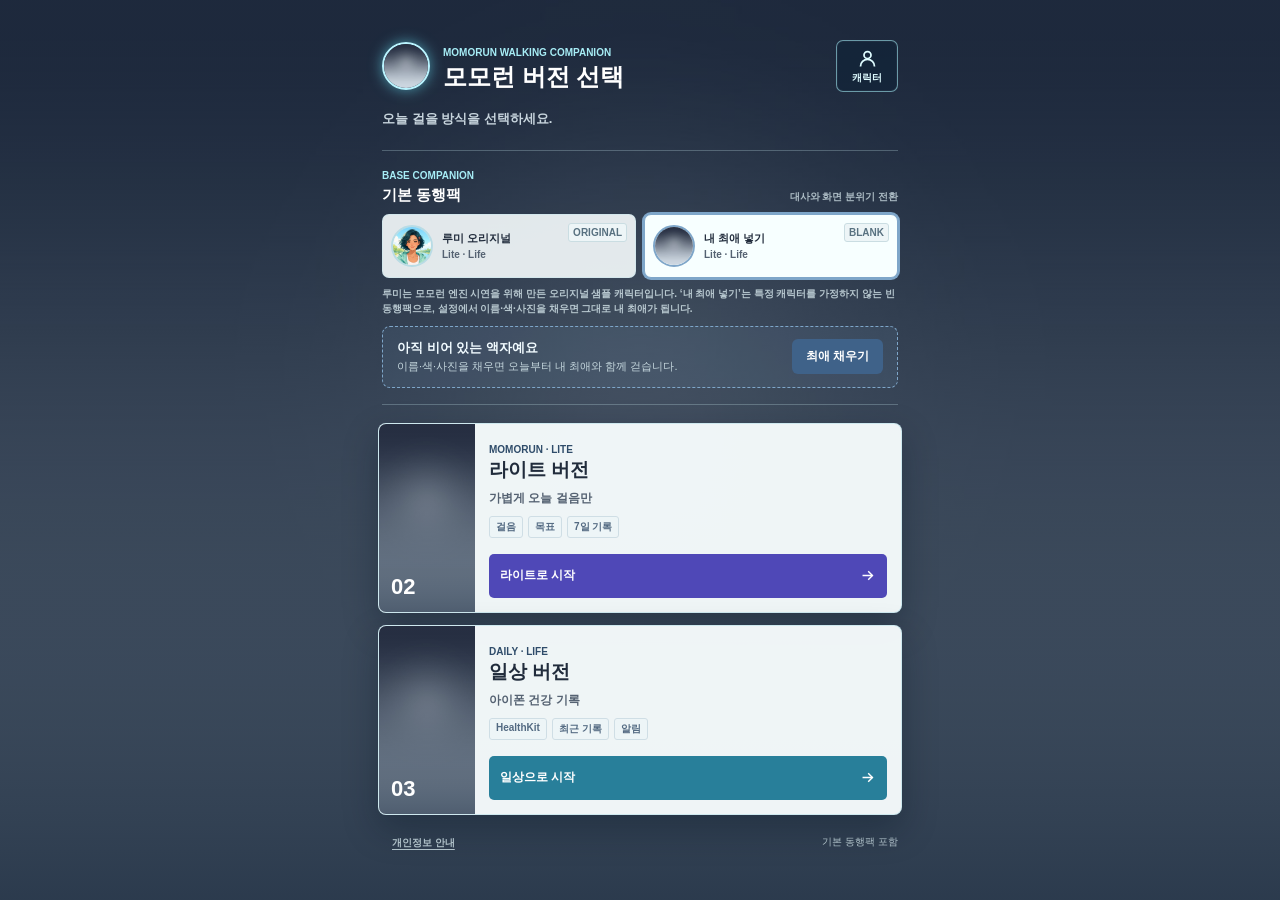
<file: index.html>
<!DOCTYPE html>
<html lang="ko">
<head>
<meta charset="UTF-8" />
<meta http-equiv="refresh" content="0; url=modes.html" />
<title>모모런 엔진</title>
</head>
<body><a href="modes.html">모모런 엔진 열기</a></body>
</html>
</file>
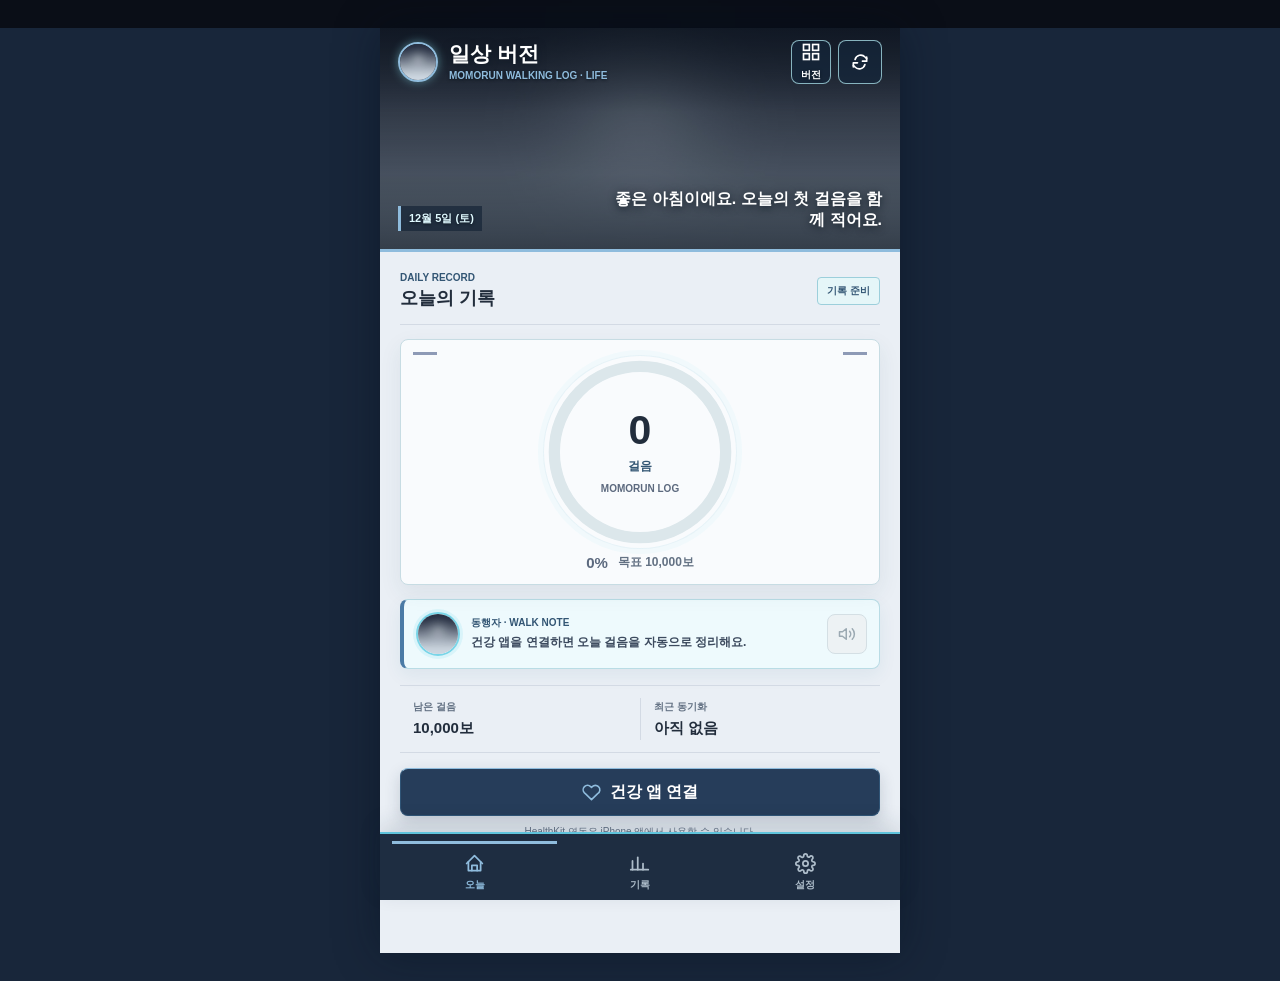
<file: life.html>
<!DOCTYPE html>
<html lang="ko" data-mode="life" data-theme-surface="life">
<head>
<meta charset="UTF-8" />
<meta name="viewport" content="width=device-width, initial-scale=1.0, viewport-fit=cover" />
<meta name="theme-color" content="#182334" />
<meta name="apple-mobile-web-app-capable" content="yes" />
<meta name="apple-mobile-web-app-status-bar-style" content="black-translucent" />
<meta name="apple-mobile-web-app-title" content="모모런 Life" />
<link rel="manifest" href="manifest.webmanifest" />
<link rel="apple-touch-icon" href="original/companion/icon-192.png" />
<link rel="icon" href="original/companion/icon-192.png" />
<title>모모런 - 일상 버전</title>
<script src="js/mode-router.js"></script>
<link rel="stylesheet" href="css/life.css" />
</head>
<body>
<div class="life-shell">
  <header class="life-hero">
    <div class="life-topbar">
      <div class="life-brand">
        <img class="base-pack-brand-avatar" src="original/companion/icon-192.png" alt="" data-character-avatar />
        <div>
          <h1>일상 버전</h1>
          <small data-character-template="{label} WALKING LOG · LIFE">MOMORUN WALKING LOG · LIFE</small>
        </div>
      </div>
      <div class="life-top-actions">
        <a href="modes.html" class="icon-button mode-button" aria-label="모모런 버전 선택">
          <svg viewBox="0 0 24 24" fill="none" stroke="currentColor" stroke-width="2" aria-hidden="true"><rect x="3" y="3" width="7" height="7"></rect><rect x="14" y="3" width="7" height="7"></rect><rect x="3" y="14" width="7" height="7"></rect><rect x="14" y="14" width="7" height="7"></rect></svg>
          <span>버전</span>
        </a>
        <button id="quickSync" class="icon-button" type="button" aria-label="건강 앱 걸음 동기화" aria-busy="false" title="건강 앱 걸음 동기화">
          <svg viewBox="0 0 24 24" fill="none" stroke="currentColor" stroke-width="2" stroke-linecap="round" stroke-linejoin="round" aria-hidden="true">
            <path d="M20 6v5h-5"></path><path d="M4 18v-5h5"></path><path d="M6.1 9A7 7 0 0 1 18 6l2 2"></path><path d="M17.9 15A7 7 0 0 1 6 18l-2-2"></path>
          </svg>
        </button>
      </div>
    </div>
    <div class="hero-copy">
      <p id="todayDate">오늘</p>
      <strong id="heroGreeting">오늘 기록을 정리해 둘게요.</strong>
    </div>
  </header>

  <main class="life-main">
    <section id="todayPanel" class="tab-panel active" data-panel="today" role="tabpanel" aria-labelledby="tabToday">
      <div class="record-header">
        <div>
          <span>DAILY RECORD</span>
          <strong>오늘의 기록</strong>
        </div>
        <b id="recordStatus">기록 준비</b>
      </div>
      <div class="progress-section">
        <div id="lifeGoalProgress" class="ring-wrap" role="progressbar" aria-label="오늘 걸음 목표" aria-valuemin="0" aria-valuemax="100" aria-valuenow="0" aria-valuetext="0보, 목표 10,000보 중 0%">
          <svg class="progress-ring" viewBox="0 0 240 240" aria-hidden="true">
            <circle cx="120" cy="120" r="106" fill="none" stroke="#e5eaee" stroke-width="14"></circle>
            <circle id="lifeProgress" cx="120" cy="120" r="106" fill="none" stroke="#4da7c8" stroke-width="14" stroke-linecap="round" stroke-dasharray="666" stroke-dashoffset="666"></circle>
          </svg>
          <div class="ring-center">
            <strong id="lifeSteps">0</strong>
            <span>걸음</span>
            <small class="ring-character-label" data-character-template="{label} LOG">MOMORUN LOG</small>
          </div>
        </div>
        <div class="goal-line">
          <strong id="goalPercent">0%</strong>
          <span id="goalRemain">목표 10,000보</span>
        </div>
      </div>

      <div class="memo-strip">
        <img src="original/companion/icon-192.png" alt="" data-character-avatar />
        <div class="memo-content">
          <span data-character-ui-template="memoLabel">모모런 · WALK NOTE</span>
          <p id="lifeMemo">건강 앱을 연결하면 오늘 걸음을 자동으로 정리합니다.</p>
        </div>
        <button id="speakMemo" class="memo-speak" type="button" aria-label="메모를 TTS로 듣기" title="메모를 TTS로 듣기">
          <svg viewBox="0 0 24 24" fill="none" stroke="currentColor" stroke-width="2" stroke-linecap="round" stroke-linejoin="round" aria-hidden="true"><polygon points="11 5 6 9 2 9 2 15 6 15 11 19 11 5"></polygon><path d="M15.5 8.5a5 5 0 0 1 0 7"></path><path d="M19 5a10 10 0 0 1 0 14"></path></svg>
        </button>
      </div>

      <div class="today-metrics" aria-label="오늘 기록 요약">
        <div>
          <span>남은 걸음</span>
          <strong id="remainingSteps">10,000보</strong>
        </div>
        <div>
          <span>최근 동기화</span>
          <strong id="lastSync">아직 없음</strong>
        </div>
      </div>

      <button id="syncHealth" class="primary-action" type="button" aria-busy="false">
        <svg viewBox="0 0 24 24" fill="none" stroke="currentColor" stroke-width="2" stroke-linecap="round" stroke-linejoin="round" aria-hidden="true"><path d="M20.8 4.6a5.5 5.5 0 0 0-7.8 0L12 5.6l-1.1-1a5.5 5.5 0 0 0-7.8 7.8l1.1 1L12 21l7.8-7.6a5.5 5.5 0 0 0 1-8.8z"></path></svg>
        <span id="syncHealthLabel">건강 앱 연결</span>
      </button>
      <p id="healthStatus" class="action-status" role="status" aria-live="polite">HealthKit은 선택한 경우에만 걸음 수를 읽습니다.</p>
    </section>

    <section id="recordsPanel" class="tab-panel" data-panel="records" role="tabpanel" aria-labelledby="tabRecords" hidden>
      <div class="section-heading">
        <div>
          <span>RECENT LOG</span>
          <h2>최근 7일</h2>
        </div>
        <strong id="weekTotal">0보</strong>
      </div>
      <article class="noa-week-card" aria-labelledby="weekCardTitle">
        <div class="week-card-top">
          <div>
            <span data-character-template="{label} WEEKLY NOTE">MOMORUN WEEKLY NOTE</span>
            <h3 id="weekCardTitle" data-character-template="{shortName}의 주간 기록">이번 주 기록</h3>
          </div>
          <time id="weekRange">최근 7일</time>
        </div>
        <div class="week-note">
          <img src="original/companion/icon-192.png" alt="" data-character-avatar />
          <p id="weekMemo">이번 주 기록을 차분히 정리하고 있어요.</p>
          <button id="speakWeekMemo" class="memo-speak week-memo-speak" type="button" aria-label="주간 메모를 TTS로 듣기" title="주간 메모를 TTS로 듣기">
            <svg viewBox="0 0 24 24" fill="none" stroke="currentColor" stroke-width="2" stroke-linecap="round" stroke-linejoin="round" aria-hidden="true"><polygon points="11 5 6 9 2 9 2 15 6 15 11 19 11 5"></polygon><path d="M15.5 8.5a5 5 0 0 1 0 7"></path><path d="M19 5a10 10 0 0 1 0 14"></path></svg>
          </button>
        </div>
        <div class="week-card-metrics" aria-label="최근 7일 핵심 기록">
          <div><span>하루 평균</span><strong id="weekAverage">0보</strong></div>
          <div><span>목표 달성</span><strong id="weekGoals">0일</strong></div>
          <div class="week-best"><span>가장 많이 걸은 날</span><strong id="weekBest">기록 없음</strong></div>
        </div>
      </article>
      <div id="weekRecords" class="week-records"></div>
    </section>

    <section id="settingsPanel" class="tab-panel" data-panel="settings" role="tabpanel" aria-labelledby="tabSettings" hidden>
      <div class="section-heading settings-heading">
        <div>
          <span>LIFE SETTING</span>
          <h2>설정</h2>
        </div>
      </div>

      <div class="setting-group">
        <label class="goal-setting" for="goalInput">
          <span><b>하루 목표</b><small>100보 단위로 저장됩니다.</small></span>
          <span class="goal-input-wrap"><input id="goalInput" type="number" min="100" max="100000" step="100" inputmode="numeric" /><em>보</em></span>
        </label>
        <button id="saveGoal" class="secondary-action" type="button">목표 저장</button>
      </div>

      <div class="setting-group setting-list">
        <div class="setting-row">
          <span><b>걷기 알림</b><small>매일 오전 8시와 오후 8시</small></span>
          <button id="notificationToggle" class="switch" type="button" role="switch" aria-checked="false" aria-label="걷기 알림 켜기"><span></span></button>
        </div>
        <div class="setting-row">
          <span><b>TTS 안내 음성</b><small>기기 내장 음성합성, 기본 OFF</small></span>
          <button id="ttsToggle" class="switch" type="button" role="switch" aria-checked="false" aria-label="TTS 안내 음성 켜기"><span></span></button>
        </div>
        <p class="setting-note" data-character-ui="lifeTtsNote">TTS는 공식 캐릭터 음성이나 게임 음원이 아닙니다.</p>
        <div class="setting-row">
          <span><b>동작 센서 보조 측정</b><small>HealthKit을 쓰지 않을 때 화면을 켜고 측정</small></span>
          <button id="motionToggle" class="switch" type="button" role="switch" aria-checked="false" aria-label="동작 센서 보조 측정 켜기"><span></span></button>
        </div>
      </div>

      <div class="setting-group about-block">
        <div><b>모모런 일상 버전</b><span>Life · iPhone</span></div>
        <p>기록은 이 기기에 저장되며 HealthKit 걸음 수는 선택한 경우에만 읽습니다.</p>
        <div class="text-links">
          <a href="privacy.html">개인정보 안내</a>
          <a href="modes.html">세 버전 선택</a>
        </div>
        <small data-character-ui="lifeRights">비공식·비상업 팬 제작물이며 관련 권리는 각 권리자에게 있습니다.</small>
      </div>
    </section>
  </main>

  <nav class="life-nav" role="tablist" aria-label="주요 화면">
    <button id="tabToday" class="nav-item active" type="button" role="tab" data-tab="today" aria-controls="todayPanel" aria-selected="true">
      <svg viewBox="0 0 24 24" fill="none" stroke="currentColor" stroke-width="2" stroke-linecap="round" stroke-linejoin="round" aria-hidden="true"><path d="M3 12l9-9 9 9"></path><path d="M5 10v10h14V10"></path><path d="M9 20v-6h6v6"></path></svg>
      <span>오늘</span>
    </button>
    <button id="tabRecords" class="nav-item" type="button" role="tab" data-tab="records" aria-controls="recordsPanel" aria-selected="false">
      <svg viewBox="0 0 24 24" fill="none" stroke="currentColor" stroke-width="2" stroke-linecap="round" stroke-linejoin="round" aria-hidden="true"><path d="M4 19V9"></path><path d="M10 19V5"></path><path d="M16 19v-7"></path><path d="M22 19H2"></path></svg>
      <span>기록</span>
    </button>
    <button id="tabSettings" class="nav-item" type="button" role="tab" data-tab="settings" aria-controls="settingsPanel" aria-selected="false">
      <svg viewBox="0 0 24 24" fill="none" stroke="currentColor" stroke-width="2" stroke-linecap="round" stroke-linejoin="round" aria-hidden="true"><circle cx="12" cy="12" r="3"></circle><path d="M19.4 15a1.7 1.7 0 0 0 .3 1.8l.1.1a2 2 0 1 1-2.8 2.8l-.1-.1a1.7 1.7 0 0 0-1.8-.3 1.7 1.7 0 0 0-1 1.5V21a2 2 0 1 1-4 0v-.1a1.7 1.7 0 0 0-1-1.5 1.7 1.7 0 0 0-1.8.3l-.1.1a2 2 0 1 1-2.8-2.8l.1-.1a1.7 1.7 0 0 0 .3-1.8 1.7 1.7 0 0 0-1.5-1H3a2 2 0 1 1 0-4h.1a1.7 1.7 0 0 0 1.5-1 1.7 1.7 0 0 0-.3-1.8l-.1-.1a2 2 0 1 1 2.8-2.8l.1.1a1.7 1.7 0 0 0 1.8.3h.1a1.7 1.7 0 0 0 1-1.5V3a2 2 0 1 1 4 0v.1a1.7 1.7 0 0 0 1 1.5 1.7 1.7 0 0 0 1.8-.3l.1-.1a2 2 0 1 1 2.8 2.8l-.1.1a1.7 1.7 0 0 0-.3 1.8v.1a1.7 1.7 0 0 0 1.5 1h.1a2 2 0 1 1 0 4h-.1a1.7 1.7 0 0 0-1.5 1z"></path></svg>
      <span>설정</span>
    </button>
  </nav>
</div>

<div id="lifeToast" class="life-toast" role="status" aria-live="polite" hidden></div>

<script src="js/core.js"></script>
<script src="original/lumi/character.js"></script>
<script src="original/companion/character.js"></script>
<script src="js/character-loader.js"></script>
<script src="js/character-theme.js"></script>
<script src="js/life.js"></script>
</body>
</html>
</file>
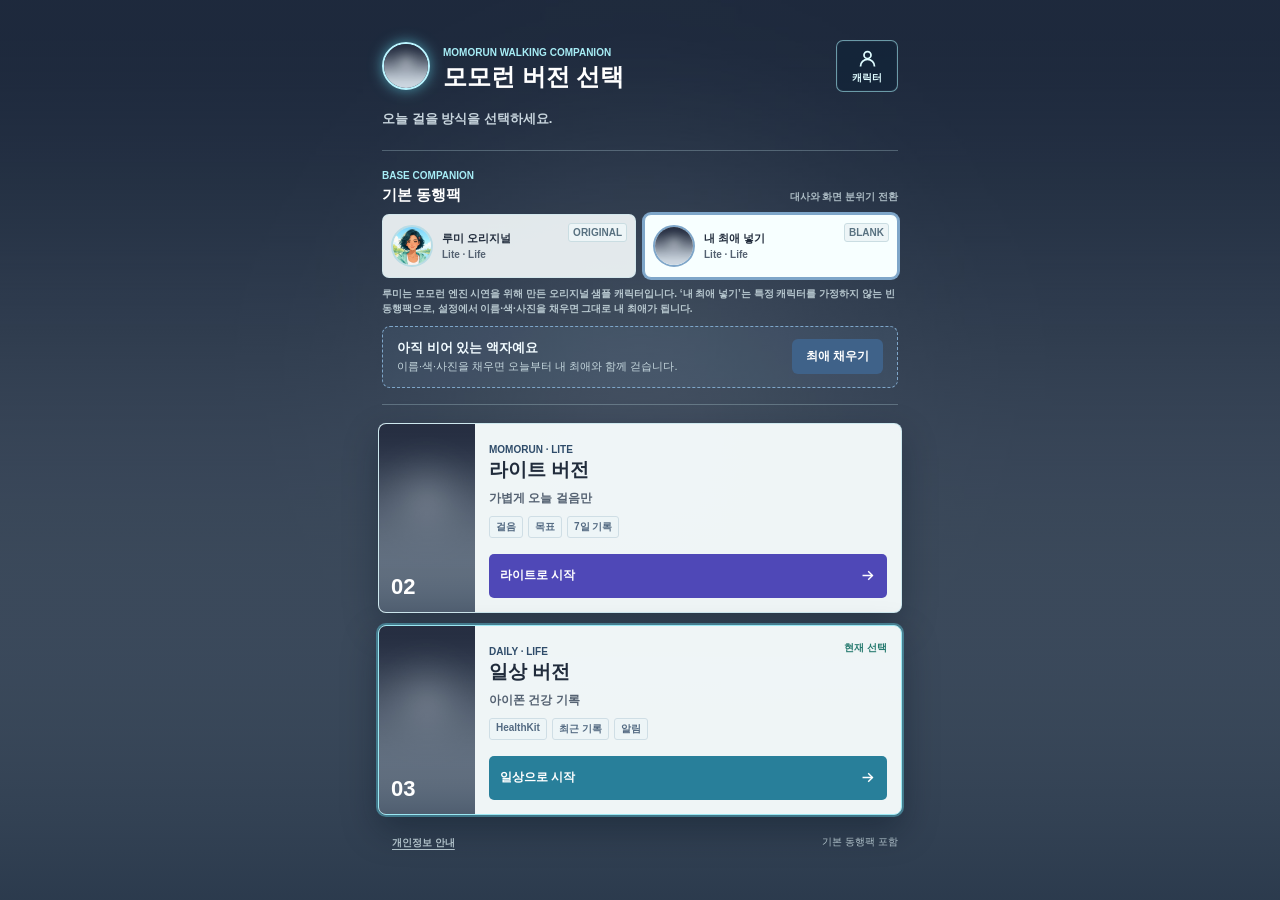
<file: modes.html>
<!DOCTYPE html>
<html lang="ko" data-mode="selector" data-theme-surface="selector">
<head>
<meta charset="UTF-8" />
<meta name="viewport" content="width=device-width, initial-scale=1.0, viewport-fit=cover" />
<meta name="theme-color" content="#152338" />
<meta name="apple-mobile-web-app-capable" content="yes" />
<meta name="apple-mobile-web-app-status-bar-style" content="black-translucent" />
<meta name="apple-mobile-web-app-title" content="모모런" />
<link rel="manifest" href="manifest.webmanifest" />
<link rel="apple-touch-icon" href="original/companion/icon-192.png" />
<link rel="icon" href="original/companion/icon-192.png" />
<title>모모런 버전 선택</title>
<script src="js/mode-router.js"></script>
<link rel="stylesheet" href="css/modes.css" />
</head>
<body>
<main class="mode-shell">
  <header class="mode-header">
    <div class="mode-header-top">
      <div class="mode-brand">
        <img class="base-pack-brand-avatar" src="original/companion/icon-192.png" alt="" data-character-avatar />
        <div>
          <span class="mode-kicker" data-character-template="{label} WALKING COMPANION">MOMORUN WALKING COMPANION</span>
          <h1>모모런 버전 선택</h1>
        </div>
      </div>
      <button id="characterSettingsOpen" class="character-settings-open" type="button" aria-label="캐릭터 설정 열기" title="캐릭터 설정">
        <svg viewBox="0 0 24 24" fill="none" stroke="currentColor" stroke-width="2" aria-hidden="true"><circle cx="12" cy="8" r="4"></circle><path d="M4 21a8 8 0 0 1 16 0"></path></svg>
        <span>캐릭터</span>
      </button>
    </div>
    <p>오늘 걸을 방식을 선택하세요.</p>
  </header>
  <section class="base-pack-selector" aria-labelledby="basePackTitle">
    <div class="base-pack-heading">
      <div>
        <span>BASE COMPANION</span>
        <h2 id="basePackTitle">기본 동행팩</h2>
      </div>
      <small>대사와 화면 분위기 전환</small>
    </div>
    <div class="base-pack-options">
      <button class="base-pack-option" type="button" data-base-pack-target="lumi" aria-pressed="false">
        <img src="original/lumi/avatar.jpg" alt="" />
        <span><b>루미 오리지널</b><small>Lite · Life</small></span>
        <em>ORIGINAL</em>
      </button>
      <button class="base-pack-option" type="button" data-base-pack-target="companion" aria-pressed="false">
        <img src="original/companion/avatar.jpg" alt="" />
        <span><b>내 최애 넣기</b><small>Lite · Life</small></span>
        <em>BLANK</em>
      </button>
    </div>
    <p>루미는 모모런 엔진 시연을 위해 만든 오리지널 샘플 캐릭터입니다. ‘내 최애 넣기’는 특정 캐릭터를 가정하지 않는 빈 동행팩으로, 설정에서 이름·색·사진을 채우면 그대로 내 최애가 됩니다.</p>
    <div id="blankPackHint" class="blank-pack-hint" hidden>
      <div>
        <strong>아직 비어 있는 액자예요</strong>
        <small>이름·색·사진을 채우면 오늘부터 내 최애와 함께 걷습니다.</small>
      </div>
      <button id="blankPackHintAction" class="blank-pack-hint-action" type="button">최애 채우기</button>
    </div>
  </section>

  <section class="mode-list" aria-label="모모런 버전">

    <article class="mode-card mode-lite" data-mode-card="lite">
      <div class="mode-art" aria-hidden="true"><span>02</span></div>
      <div class="mode-copy">
        <div class="mode-title-line">
          <div>
            <span data-character-template="{label} · LITE">MOMORUN · LITE</span>
            <h2 data-character-ui="selectorLiteTitle">라이트 버전</h2>
          </div>
          <b data-mode-status></b>
        </div>
        <p>가볍게 오늘 걸음만</p>
        <div class="mode-tags" aria-label="라이트 버전 주요 기능">
          <span>걸음</span><span>목표</span><span>7일 기록</span>
        </div>
        <a href="momotalk.html" class="mode-action" data-mode-target="lite">
          <span data-character-ui="selectorLiteAction">라이트로 시작</span>
          <svg viewBox="0 0 24 24" fill="none" stroke="currentColor" stroke-width="2" aria-hidden="true"><path d="M5 12h14"></path><path d="m13 6 6 6-6 6"></path></svg>
        </a>
      </div>
    </article>

    <article class="mode-card mode-life" data-mode-card="life">
      <div class="mode-art" aria-hidden="true"><span>03</span></div>
      <div class="mode-copy">
        <div class="mode-title-line">
          <div>
            <span>DAILY · LIFE</span>
            <h2>일상 버전</h2>
          </div>
          <b data-mode-status></b>
        </div>
        <p>아이폰 건강 기록</p>
        <div class="mode-tags" aria-label="일상 버전 주요 기능">
          <span>HealthKit</span><span>최근 기록</span><span>알림</span>
        </div>
        <a href="life.html" class="mode-action" data-mode-target="life">
          <span>일상으로 시작</span>
          <svg viewBox="0 0 24 24" fill="none" stroke="currentColor" stroke-width="2" aria-hidden="true"><path d="M5 12h14"></path><path d="m13 6 6 6-6 6"></path></svg>
        </a>
      </div>
    </article>
  </section>

  <footer class="mode-footer">
    <a href="privacy.html">개인정보 안내</a>
    <span data-character-ui="selectorRights">비공식·비상업 팬 제작물</span>
  </footer>
</main>

<div id="characterSettingsModal" class="character-settings-modal" role="dialog" aria-modal="true" aria-labelledby="characterSettingsTitle" aria-hidden="true" hidden>
  <section id="characterSettingsDialog" class="character-settings-dialog">
    <header class="character-dialog-header">
      <div>
        <span>LOCAL CHARACTER</span>
        <h2 id="characterSettingsTitle">캐릭터 설정</h2>
      </div>
      <button id="characterSettingsClose" class="character-dialog-close" type="button" aria-label="캐릭터 설정 닫기" title="닫기">
        <svg viewBox="0 0 24 24" fill="none" stroke="currentColor" stroke-width="2" aria-hidden="true"><path d="M18 6 6 18"></path><path d="m6 6 12 12"></path></svg>
      </button>
    </header>

    <div class="character-preview">
      <img id="characterPreviewImage" src="original/companion/icon-192.png" alt="" data-character-avatar />
      <div>
        <span id="characterPreviewStatus">기본 이미지</span>
        <strong id="characterPreviewName" data-character-name>모모런</strong>
        <small>WALKING COMPANION</small>
      </div>
    </div>

    <form id="characterSettingsForm" class="character-settings-form">
      <label class="character-field" for="characterNameInput">
        <span>표시 이름</span>
        <input id="characterNameInput" type="text" maxlength="24" autocomplete="off" value="" />
      </label>

      <fieldset class="character-color-field">
        <legend>포인트 색상</legend>
        <div id="characterColorSwatches" class="character-color-swatches">
          <button type="button" data-character-color="#64d6ea" style="--swatch:#64d6ea" aria-label="하늘색" aria-pressed="true"></button>
          <button type="button" data-character-color="#8b7ce8" style="--swatch:#8b7ce8" aria-label="보라색" aria-pressed="false"></button>
          <button type="button" data-character-color="#2e9b7f" style="--swatch:#2e9b7f" aria-label="청록색" aria-pressed="false"></button>
          <button type="button" data-character-color="#d15c74" style="--swatch:#d15c74" aria-label="장미색" aria-pressed="false"></button>
          <button type="button" data-character-color="#d19a37" style="--swatch:#d19a37" aria-label="금색" aria-pressed="false"></button>
        </div>
        <label class="character-color-custom" for="characterColorInput">
          <span>직접 선택</span>
          <input id="characterColorInput" type="color" value="#64d6ea" />
        </label>
      </fieldset>

      <div class="character-image-field">
        <div>
          <span>대표 이미지</span>
          <small>JPG · PNG · WebP · HEIC / 최대 8MB</small>
        </div>
        <div class="character-image-actions">
          <button id="characterImageChoose" type="button">
            <svg viewBox="0 0 24 24" fill="none" stroke="currentColor" stroke-width="2" aria-hidden="true"><path d="M12 3v12"></path><path d="m7 8 5-5 5 5"></path><path d="M5 21h14"></path></svg>
            이미지 선택
          </button>
          <button id="characterImageRemove" type="button" disabled>
            <svg viewBox="0 0 24 24" fill="none" stroke="currentColor" stroke-width="2" aria-hidden="true"><path d="M3 6h18"></path><path d="M8 6V4h8v2"></path><path d="m19 6-1 15H6L5 6"></path></svg>
            이미지 제거
          </button>
          <input id="characterImageInput" type="file" accept="image/jpeg,image/png,image/webp,image/heic,image/heif" hidden />
        </div>
      </div>

      <section class="character-pack-field" aria-labelledby="characterPackTitle">
        <div class="character-pack-heading">
          <div>
            <span id="characterPackTitle">캐릭터 팩</span>
            <small>이름 · 색상 · 대표 이미지만 포함</small>
          </div>
          <span class="character-pack-version">VISUAL v1</span>
        </div>
        <div class="character-pack-actions">
          <button id="characterPackExport" type="button" aria-describedby="characterPackNote">
            <svg viewBox="0 0 24 24" fill="none" stroke="currentColor" stroke-width="2" aria-hidden="true"><path d="M12 21V9"></path><path d="m7 16 5 5 5-5"></path><path d="M5 3h14v6"></path></svg>
            팩 내보내기
          </button>
          <button id="characterPackImport" type="button" aria-describedby="characterPackNote">
            <svg viewBox="0 0 24 24" fill="none" stroke="currentColor" stroke-width="2" aria-hidden="true"><path d="M12 3v12"></path><path d="m7 8 5-5 5 5"></path><path d="M5 21h14v-6"></path></svg>
            팩 가져오기
          </button>
          <input id="characterPackInput" type="file" accept=".json,.momorun.json,application/json" hidden />
        </div>
        <p id="characterPackStatus" class="character-pack-status" role="status" aria-live="polite" hidden></p>
        <p id="characterPackNote" class="character-pack-note">가져온 팩은 미리보기에만 놓입니다. 확인 후 ‘설정 저장’을 눌러야 적용됩니다.</p>
      </section>

      <p class="character-local-note">설정과 이미지는 이 기기에만 저장됩니다. 사용 권한이 있는 이미지만 선택해 주세요.</p>
      <p class="character-base-pack-note" data-character-ui="settingsBaseNote">대사와 반응은 현재 선택한 기본팩을 사용합니다.</p>

      <footer class="character-dialog-actions">
        <button id="characterSettingsReset" class="character-reset" type="button">기본값 복원</button>
        <button id="characterSettingsSave" class="character-save" type="submit">설정 저장</button>
      </footer>
    </form>
  </section>
</div>

<div id="characterSettingsToast" class="character-settings-toast" role="status" aria-live="polite" hidden></div>

<script src="js/core.js"></script>
<script src="original/lumi/character.js"></script>
<script src="original/companion/character.js"></script>
<script src="js/character-loader.js"></script>
<script src="js/character-theme.js"></script>
<script src="js/character-settings.js"></script>
</body>
</html>
</file>
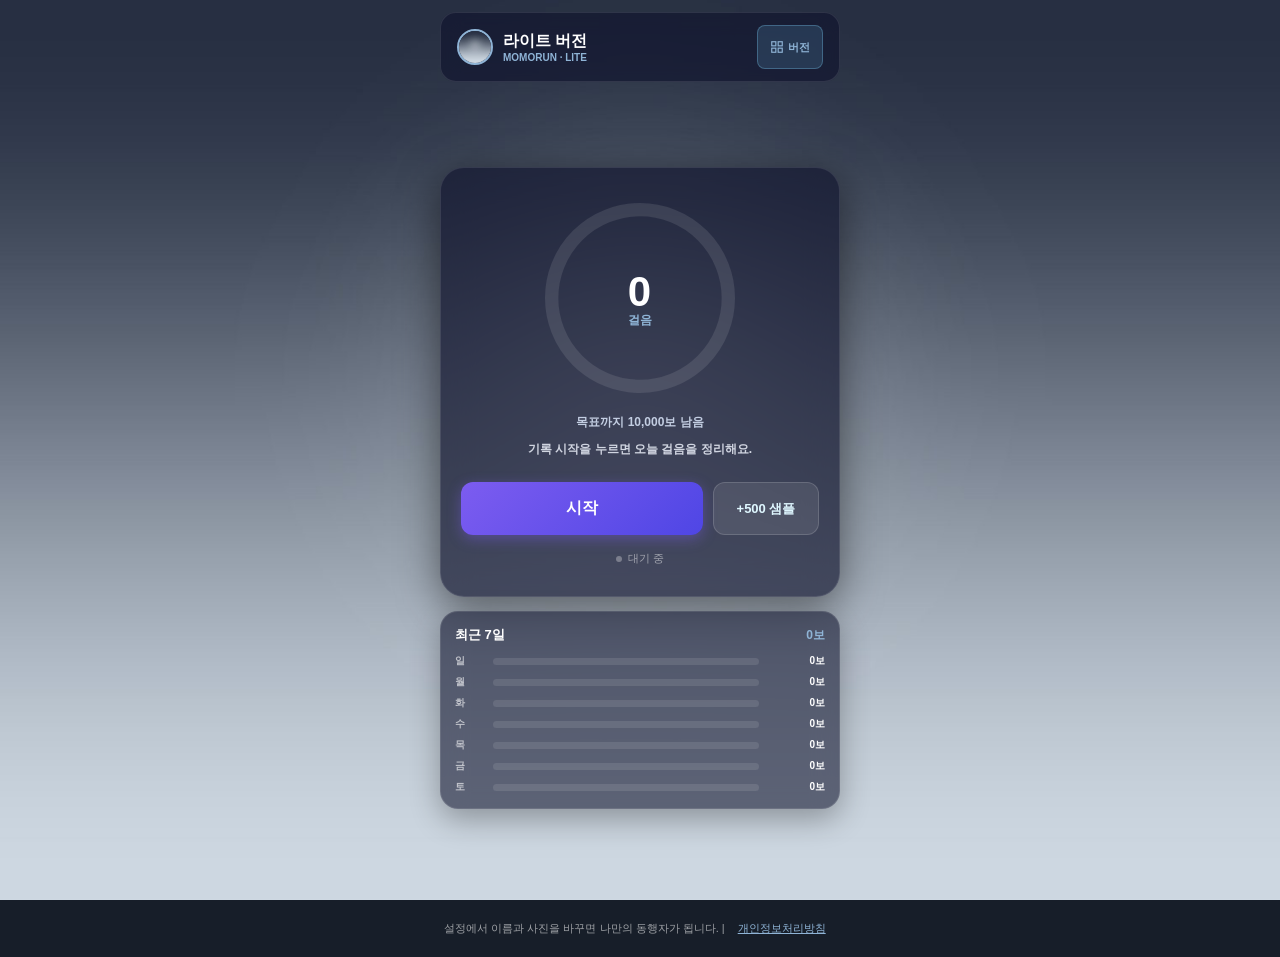
<file: momotalk.html>
<!DOCTYPE html>
<html lang="ko" data-mode="lite" data-theme-surface="lite">
<head>
<meta charset="UTF-8" />
<meta name="viewport" content="width=device-width, initial-scale=1.0, viewport-fit=cover" />
<meta name="theme-color" content="#070a1a" />
<meta name="apple-mobile-web-app-capable" content="yes" />
<meta name="apple-mobile-web-app-status-bar-style" content="black-translucent" />
<meta name="apple-mobile-web-app-title" content="모모런 라이트" />
<link rel="manifest" href="manifest.webmanifest" />
<link rel="apple-touch-icon" href="original/companion/icon-192.png" />
<link rel="icon" href="original/companion/icon-192.png" />
<title>모모런 - 라이트 버전</title>
<script src="js/mode-router.js"></script>
<link rel="stylesheet" href="css/lite.css" />
</head>
<body>
<div class="lite-app">
  <header>
    <div class="brand-lite">
      <img src="original/companion/icon-192.png" alt="" data-character-avatar>
      <div>
        <h1 data-character-ui="liteTitle">라이트 버전</h1>
        <small data-character-template="{label} · LITE">MOMORUN · LITE</small>
      </div>
    </div>
    <a href="modes.html" class="switch-btn" aria-label="모모런 버전 선택">
      <svg width="14" height="14" viewBox="0 0 24 24" fill="none" stroke="currentColor" stroke-width="2" aria-hidden="true"><rect x="3" y="3" width="7" height="7"></rect><rect x="14" y="3" width="7" height="7"></rect><rect x="3" y="14" width="7" height="7"></rect><rect x="14" y="14" width="7" height="7"></rect></svg>
      버전
    </a>
  </header>

  <div class="spacer"></div>

  <div class="panel">
    <div id="liteGoalProgress" class="ring-wrap" role="progressbar" aria-label="오늘 걸음 목표" aria-valuemin="0" aria-valuemax="100" aria-valuenow="0" aria-valuetext="0보, 목표 10,000보 중 0%">
      <svg class="ring" viewBox="0 0 240 240" aria-hidden="true">
        <circle cx="120" cy="120" r="106" fill="none" stroke="rgba(255,255,255,0.1)" stroke-width="16"/>
        <circle id="prog" cx="120" cy="120" r="106" fill="none" stroke="#7dd3fc" stroke-width="16"
                stroke-linecap="round" stroke-dasharray="666" stroke-dashoffset="666"/>
      </svg>
      <div class="center-content">
        <div class="steps" id="steps">0</div>
        <div class="steps-label">걸음</div>
      </div>
    </div>
    <div class="goal-txt" id="goaltxt">목표까지 남음</div>
    <div class="lite-memo" id="liteMemo">기록 시작을 누르면 오늘 걸음을 조용히 정리합니다.</div>
    
    <div class="controls">
      <button class="btn-main" id="toggle" type="button">시작</button>
      <button class="btn-sub" id="sample" type="button">+500 샘플</button>
    </div>
    
    <div class="sensor-state" role="status" aria-live="polite">
      <span class="dot" id="dot" aria-hidden="true"></span>
      <span id="sensorTxt">대기 중</span>
    </div>
  </div>

  <section class="lite-week" aria-label="최근 7일 기록">
    <div class="lite-week-title">
      <span>최근 7일</span>
      <b id="liteWeekTotal">0보</b>
    </div>
    <div id="liteWeekBars" class="lite-week-bars"></div>
  </section>
  
  <div class="spacer"></div>
</div>

<div id="toast" class="lite-toast hidden" role="status" aria-live="polite"></div>

<footer class="lite-footer">
  <span data-character-ui="liteFooter">본 앱은 비공식 팬 게임입니다.</span> | <a href="privacy.html">개인정보처리방침</a>
</footer>

<script src="js/core.js"></script>
<script src="original/lumi/character.js"></script>
<script src="original/companion/character.js"></script>
<script src="js/character-loader.js"></script>
<script src="js/character-theme.js"></script>
<script src="js/lite.js"></script>
</body>
</html>
</file>
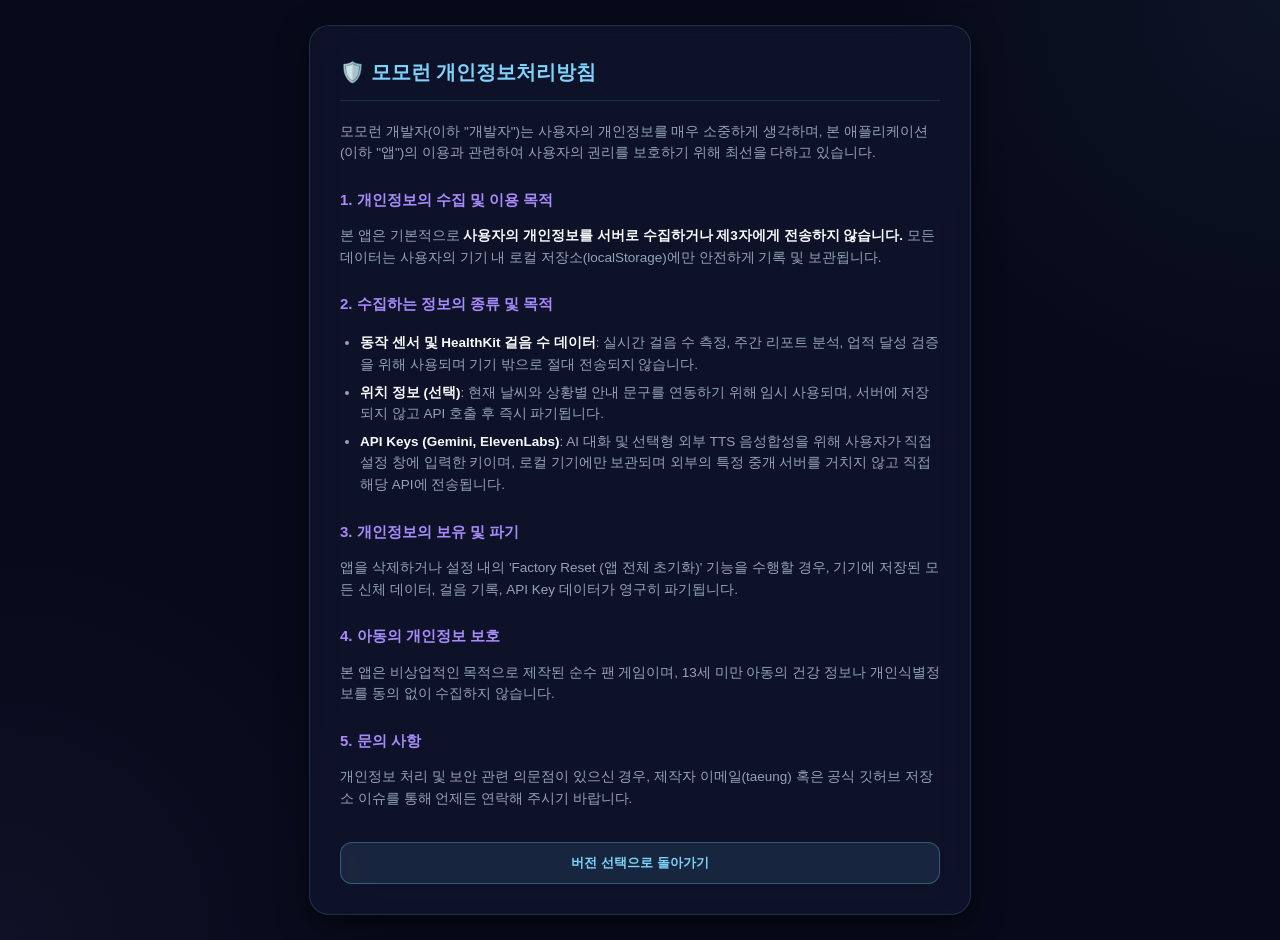
<file: privacy.html>
<!DOCTYPE html>
<html lang="ko">
<head>
<meta charset="UTF-8">
<meta name="viewport" content="width=device-width, initial-scale=1.0" />
<title>모모런 - 개인정보처리방침</title>
<style>
  :root {
    --bg-dark: #070a1a;
    --panel-bg: rgba(18, 22, 47, 0.7);
    --border-color: rgba(125, 211, 252, 0.15);
    --text-primary: #f8fafc;
    --text-secondary: #94a3b8;
    --blue-accent: #7dd3fc;
    --violet-accent: #a78bfa;
  }
  
  body {
    background-color: var(--bg-dark);
    background-image: radial-gradient(circle at top right, rgba(125,211,252,0.05), transparent 400px),
                      radial-gradient(circle at bottom left, rgba(167,139,250,0.05), transparent 400px);
    color: var(--text-primary);
    font-family: -apple-system, BlinkMacSystemFont, "Segoe UI", Roboto, "Helvetica Neue", Arial, sans-serif;
    line-height: 1.6;
    margin: 0;
    padding: 20px;
    display: flex;
    justify-content: center;
    align-items: center;
    min-height: 100vh;
  }

  .container {
    background: var(--panel-bg);
    backdrop-filter: blur(20px);
    -webkit-backdrop-filter: blur(20px);
    border: 1px solid var(--border-color);
    border-radius: 20px;
    padding: 30px;
    max-width: 600px;
    width: 100%;
    box-shadow: 0 10px 30px rgba(0, 0, 0, 0.5);
  }

  h1 {
    font-size: 20px;
    color: var(--blue-accent);
    margin-top: 0;
    margin-bottom: 20px;
    border-bottom: 1px solid var(--border-color);
    padding-bottom: 12px;
    display: flex;
    align-items: center;
    gap: 8px;
  }

  h2 {
    font-size: 15px;
    color: var(--violet-accent);
    margin-top: 24px;
    margin-bottom: 10px;
  }

  p, li {
    font-size: 13.5px;
    color: var(--text-secondary);
    margin-bottom: 12px;
  }

  ul {
    padding-left: 20px;
    margin-bottom: 16px;
  }

  li {
    margin-bottom: 6px;
  }

  .highlight {
    color: var(--text-primary);
    font-weight: 600;
  }

  .back-btn {
    display: inline-flex;
    align-items: center;
    justify-content: center;
    background: rgba(125, 211, 252, 0.1);
    color: var(--blue-accent);
    border: 1px solid rgba(125, 211, 252, 0.3);
    padding: 10px 20px;
    border-radius: 12px;
    text-decoration: none;
    font-size: 13px;
    font-weight: 600;
    margin-top: 20px;
    transition: all 0.2s ease;
    width: 100%;
    box-sizing: border-box;
    cursor: pointer;
  }

  .back-btn:hover {
    background: rgba(125, 211, 252, 0.2);
    border-color: var(--blue-accent);
  }

  .back-btn:focus-visible {
    outline: 3px solid var(--blue-accent);
    outline-offset: 3px;
  }
</style>
</head>
<body>

<div class="container">
  <h1>🛡️ 모모런 개인정보처리방침</h1>
  
  <p>모모런 개발자(이하 "개발자")는 사용자의 개인정보를 매우 소중하게 생각하며, 본 애플리케이션(이하 "앱")의 이용과 관련하여 사용자의 권리를 보호하기 위해 최선을 다하고 있습니다.</p>
  
  <h2>1. 개인정보의 수집 및 이용 목적</h2>
  <p>본 앱은 기본적으로 <span class="highlight">사용자의 개인정보를 서버로 수집하거나 제3자에게 전송하지 않습니다.</span> 모든 데이터는 사용자의 기기 내 로컬 저장소(localStorage)에만 안전하게 기록 및 보관됩니다.</p>
  
  <h2>2. 수집하는 정보의 종류 및 목적</h2>
  <ul>
    <li><span class="highlight">동작 센서 및 HealthKit 걸음 수 데이터</span>: 실시간 걸음 수 측정, 주간 리포트 분석, 업적 달성 검증을 위해 사용되며 기기 밖으로 절대 전송되지 않습니다.</li>
    <li><span class="highlight">위치 정보 (선택)</span>: 현재 날씨와 상황별 안내 문구를 연동하기 위해 임시 사용되며, 서버에 저장되지 않고 API 호출 후 즉시 파기됩니다.</li>
    <li><span class="highlight">API Keys (Gemini, ElevenLabs)</span>: AI 대화 및 선택형 외부 TTS 음성합성을 위해 사용자가 직접 설정 창에 입력한 키이며, 로컬 기기에만 보관되며 외부의 특정 중개 서버를 거치지 않고 직접 해당 API에 전송됩니다.</li>
  </ul>

  <h2>3. 개인정보의 보유 및 파기</h2>
  <p>앱을 삭제하거나 설정 내의 'Factory Reset (앱 전체 초기화)' 기능을 수행할 경우, 기기에 저장된 모든 신체 데이터, 걸음 기록, API Key 데이터가 영구히 파기됩니다.</p>

  <h2>4. 아동의 개인정보 보호</h2>
  <p>본 앱은 비상업적인 목적으로 제작된 순수 팬 게임이며, 13세 미만 아동의 건강 정보나 개인식별정보를 동의 없이 수집하지 않습니다.</p>

  <h2>5. 문의 사항</h2>
  <p>개인정보 처리 및 보안 관련 의문점이 있으신 경우, 제작자 이메일(taeung) 혹은 공식 깃허브 저장소 이슈를 통해 언제든 연락해 주시기 바랍니다.</p>

  <a href="modes.html" class="back-btn">버전 선택으로 돌아가기</a>
</div>

</body>
</html>
</file>
<file: css/life.css>
:root {
  --ink: #17263a;
  --ink-soft: #2c405a;
  --muted: #68788c;
  --line: #cfdce3;
  --paper: #f8fcfd;
  --canvas: #e9f1f4;
  --cyan: #3da7c7;
  --cyan-bright: #8be4f2;
  --cyan-soft: #dff4f7;
  --lavender: #8d7ac7;
  --mint: #2e9b7f;
  --rose: #b85e7b;
  --gold: #a67b2e;
  --nav-height: 68px;

  /* 밝은 배경 위의 작은 글씨는 강조색 원본으로는 WCAG AA(4.5:1)에 못 미친다.
     원본은 링·막대처럼 면을 채우는 데 그대로 쓰고, 글자에는 아래 파생 토큰을 쓴다.
     color-mix로 파생시키므로 사용자가 강조색을 바꿔도 대비가 따라 유지된다. */
  --cyan-text: color-mix(in srgb, var(--cyan) 62%, #0b1a22);
  --lavender-text: color-mix(in srgb, var(--lavender) 62%, #0b1a22);
  --mint-text: color-mix(in srgb, var(--mint) 62%, #0b1a22);
  --gold-text: color-mix(in srgb, var(--gold) 62%, #0b1a22);
  --rose-text: color-mix(in srgb, var(--rose) 62%, #0b1a22);
  --muted-text: color-mix(in srgb, var(--muted) 88%, #0b1a22);
}

* { box-sizing: border-box; }
[hidden] { display: none !important; }
/* 기기의 '글자 크기' 설정을 따라간다. 기준은 16px이고,
   사용자가 키우면 아래 rem 값들이 함께 커진다.
   -apple-system-body에서는 크기만 빌려오고 글꼴·줄간격은 body에서 되돌린다. */
html { font-size: 16px; }
@supports (font: -apple-system-body) {
  html { font: -apple-system-body; }
}
html {
  background: #18263a;
  -webkit-text-size-adjust: 100%;
  text-size-adjust: 100%;
}
body {
  margin: 0;
  min-height: 100vh;
  min-height: 100dvh;
  overflow-x: hidden;
  color: var(--ink);
  background: #18263a;
  font-family: -apple-system, BlinkMacSystemFont, "Apple SD Gothic Neo", "Noto Sans KR", sans-serif;
  line-height: normal;  /* html의 -apple-system-body 줄간격을 물려받지 않는다 */
  letter-spacing: 0;
}
body::before {
  content: "";
  position: fixed;
  inset: 0;
  z-index: -1;
  background-color: rgba(20, 34, 52, 0.82);
  background-image: var(--character-bg-desktop, url("../original/companion/desktop.jpg"));
  background-blend-mode: multiply;
  background-size: cover;
  background-position: center;
}
button, input, a { font: inherit; }
button, a, [role="tab"], [role="switch"] { touch-action: manipulation; }
button { -webkit-tap-highlight-color: transparent; }
  /* 포커스 링은 밝은 카드와 어두운 배경 양쪽에 걸쳐 있어 단색으로는 한쪽이 묻힌다.
     브랜드 시안 바깥 링 + 어두운 안쪽 링을 겹쳐 어느 배경에서든 하나는 보이게 한다.
     (WCAG 2.2 · 2.4.11 포커스 표시 3:1) */
:where(button, a, input):focus-visible {
  outline: 3px solid var(--cyan-bright);
  outline-offset: 3px;
  box-shadow: 0 0 0 3px rgba(9, 24, 33, 0.9);
}

.life-shell {
  width: min(100%, 520px);
  min-height: 100vh;
  min-height: 100dvh;
  margin: 0 auto;
  background: var(--canvas);
  box-shadow: 0 0 42px rgba(5, 15, 29, 0.42);
  position: relative;
  padding-bottom: calc(var(--nav-height) + env(safe-area-inset-bottom, 0px));
}

.life-hero {
  min-height: 224px;
  padding: calc(12px + env(safe-area-inset-top, 0px)) 18px 18px;
  color: #fff;
  background-color: rgba(28, 47, 68, 0.42);
  background-image:
    linear-gradient(180deg,
      rgba(8, 16, 26, 0.58) 0%,
      rgba(8, 16, 26, 0.14) 38%,
      rgba(8, 16, 26, 0.18) 66%,
      rgba(8, 16, 26, 0.58) 100%),
    var(--character-bg-mobile, url("../original/companion/mobile.jpg"));
  background-blend-mode: normal, multiply;
  text-shadow: 0 1px 3px rgba(6, 14, 22, 0.72);
  background-size: cover;
  background-position: center 17%;
  display: flex;
  flex-direction: column;
  justify-content: space-between;
  border-bottom: 3px solid var(--cyan-bright);
}

.life-topbar,
.life-brand,
.hero-copy,
.record-header,
.section-heading,
.goal-line,
.setting-row,
.about-block > div,
.text-links {
  display: flex;
  align-items: center;
}
.life-topbar { justify-content: space-between; gap: 12px; }
.life-brand { gap: 11px; min-width: 0; }
.base-pack-brand-avatar {
  width: 40px;
  height: 40px;
  flex: 0 0 40px;
  display: none;
  border: 2px solid var(--cyan-bright);
  border-radius: 50%;
  object-fit: cover;
  box-shadow: 0 0 10px rgba(139, 228, 242, 0.46);
}
.life-brand .base-pack-brand-avatar { display: block; }
.life-top-actions {
  display: flex;
  align-items: center;
  gap: 7px;
  flex: 0 0 auto;
}
.life-brand h1 {
  margin: 0;
  font-size: 1.3125rem;
  line-height: 1.05;
  font-weight: 850;
  text-shadow: 0 2px 8px rgba(7, 18, 32, 0.5);
}
.life-brand small {
  display: block;
  margin-top: 4px;
  color: var(--cyan-bright);
  font-size: 0.625rem;
  font-weight: 850;
}
.icon-button,
.memo-speak {
  width: 44px;
  height: 44px;
  border: 1px solid rgba(184, 241, 250, 0.7);
  border-radius: 8px;
  background: rgba(20, 38, 59, 0.72);
  color: #fff;
  display: grid;
  place-items: center;
  cursor: pointer;
}
.icon-button svg { width: 20px; height: 20px; }
.icon-button.syncing svg { animation: life-spin 0.9s linear infinite; }
.mode-button {
  width: auto;
  padding: 0 9px;
  gap: 5px;
  text-decoration: none;
}
.mode-button span {
  font-size: 0.625rem;
  font-weight: 850;
}

.hero-copy { align-items: flex-end; justify-content: space-between; gap: 16px; }
.hero-copy p {
  margin: 0;
  padding: 5px 8px;
  border-left: 3px solid var(--cyan-bright);
  background: rgba(18, 34, 52, 0.64);
  color: #e0faff;
  font-size: 0.6875rem;
  font-weight: 800;
  white-space: nowrap;
}
.hero-copy strong {
  max-width: 275px;
  text-align: right;
  font-size: 1rem;
  line-height: 1.35;
  text-shadow: 0 2px 9px rgba(6, 16, 27, 0.72);
}

.life-main { min-height: 510px; }
.tab-panel { padding: 20px 20px 28px; }
.tab-panel.active { animation: panel-enter 180ms ease-out; }

.record-header {
  justify-content: space-between;
  gap: 16px;
  padding: 0 0 14px;
  border-bottom: 1px solid var(--line);
}
.record-header div { display: flex; flex-direction: column; }
.record-header span { color: var(--cyan-text); font-size: 0.625rem; font-weight: 900; }
.record-header strong { margin-top: 3px; font-size: 1.125rem; }
.record-header b {
  padding: 6px 9px;
  border: 1px solid #9ccfdb;
  border-radius: 4px;
  color: var(--cyan-text);
  background: #e5f6f8;
  font-size: 0.625rem;
  font-weight: 850;
}

.progress-section {
  margin-top: 14px;
  padding: 15px 14px 13px;
  border: 1px solid #c7dce3;
  border-radius: 8px;
  background: var(--paper);
  box-shadow: 0 8px 22px rgba(35, 71, 91, 0.08);
  text-align: center;
  position: relative;
}
.progress-section::before,
.progress-section::after {
  content: "";
  position: absolute;
  top: 12px;
  width: 24px;
  height: 3px;
  background: var(--lavender);
}
.progress-section::before { left: 12px; }
.progress-section::after { right: 12px; }
.ring-wrap {
  position: relative;
  width: 194px;
  height: 194px;
  margin: 0 auto;
  border-radius: 50%;
  box-shadow: inset 0 0 0 1px rgba(61, 167, 199, 0.1), 0 0 0 5px rgba(139, 228, 242, 0.08);
}
.progress-ring { width: 100%; height: 100%; transform: rotate(-90deg); }
.progress-ring circle:first-child { stroke: #dce7eb; }
#lifeProgress {
  stroke: var(--cyan);
  filter: drop-shadow(0 0 4px rgba(61, 167, 199, 0.45));
  transition: stroke-dashoffset 420ms ease;
}
.ring-center {
  position: absolute;
  inset: 0;
  display: flex;
  flex-direction: column;
  align-items: center;
  justify-content: center;
}
.ring-center strong { color: var(--ink); font-size: 2.5625rem; line-height: 1; font-variant-numeric: tabular-nums; }
.ring-center span { margin-top: 7px; color: var(--cyan-text); font-size: 0.75rem; font-weight: 800; }
.ring-center .ring-character-label { margin-top: 8px; color: var(--lavender-text); font-size: 0.625rem; font-weight: 900; }
.goal-line { justify-content: center; gap: 10px; margin-top: 5px; }
.goal-line strong { color: var(--lavender-text); font-size: 0.9375rem; }
.goal-line span { color: var(--muted-text); font-size: 0.75rem; font-weight: 700; }

.memo-strip {
  display: grid;
  grid-template-columns: 44px minmax(0, 1fr) 40px;
  align-items: center;
  gap: 11px;
  margin: 14px 0 16px;
  padding: 12px;
  border: 1px solid #b9dce5;
  border-left: 4px solid var(--cyan);
  border-radius: 8px;
  background: #eefafd;
  box-shadow: 0 6px 18px rgba(35, 102, 123, 0.07);
}
.memo-strip img {
  width: 44px;
  height: 44px;
  border-radius: 50%;
  object-fit: cover;
  border: 2px solid #79d5e8;
  box-shadow: 0 0 0 3px rgba(121, 213, 232, 0.18);
}
.memo-content { min-width: 0; }
.memo-content > span { display: block; margin-bottom: 4px; color: var(--cyan-text); font-size: 0.625rem; font-weight: 900; }
.memo-strip p { margin: 0; color: var(--ink-soft); font-size: 0.75rem; line-height: 1.45; font-weight: 700; }
.memo-speak { width: 40px; height: 40px; color: var(--cyan-text); border-color: #abd7e2; background: #fff; }
.memo-speak svg { width: 18px; height: 18px; }
.memo-speak:disabled { color: #9ba9b2; border-color: #d4dfe4; background: #edf2f4; }

.today-metrics { display: grid; grid-template-columns: 1fr 1fr; }
.today-metrics {
  margin-bottom: 15px;
  padding: 12px 0;
  border-top: 1px solid var(--line);
  border-bottom: 1px solid var(--line);
}
.today-metrics div { min-width: 0; padding: 2px 13px; }
.today-metrics div + div { border-left: 1px solid var(--line); }
.today-metrics span { display: block; color: var(--muted-text); font-size: 0.625rem; font-weight: 750; }
.today-metrics strong { display: block; margin-top: 5px; color: var(--ink); font-size: 0.9375rem; font-variant-numeric: tabular-nums; overflow-wrap: anywhere; }

.primary-action,
.secondary-action {
  width: 100%;
  min-height: 48px;
  border-radius: 8px;
  font-weight: 850;
  cursor: pointer;
}
.primary-action {
  border: 1px solid #305577;
  border-top-color: var(--cyan-bright);
  color: #fff;
  background: #263d5a;
  display: flex;
  align-items: center;
  justify-content: center;
  gap: 9px;
  box-shadow: 0 6px 16px rgba(22, 45, 70, 0.18);
}
.primary-action svg { width: 19px; height: 19px; color: var(--cyan-bright); }
.primary-action:disabled { opacity: 0.65; cursor: wait; }
.secondary-action { border: 1px solid #2e4967; color: #fff; background: var(--ink); }
.action-status { min-height: 32px; margin: 9px 6px 0; color: var(--muted-text); text-align: center; font-size: 0.625rem; line-height: 1.45; }

.section-heading { justify-content: space-between; gap: 16px; padding: 3px 0 18px; border-bottom: 2px solid #bddce4; }
.section-heading span { color: var(--lavender-text); font-size: 0.625rem; font-weight: 900; }
.section-heading h2 { margin: 3px 0 0; color: var(--ink); font-size: 1.4375rem; }
.section-heading > strong { color: var(--cyan-text); font-size: 1.0625rem; }

.noa-week-card {
  margin: 16px 0 8px;
  overflow: hidden;
  border: 1px solid #bdd9e1;
  border-top: 4px solid var(--lavender);
  border-radius: 8px;
  background: var(--paper);
  box-shadow: 0 8px 22px rgba(35, 71, 91, 0.08);
}
.week-card-top {
  display: flex;
  align-items: flex-start;
  justify-content: space-between;
  gap: 14px;
  padding: 13px 14px 11px;
  border-bottom: 1px solid #d4e4e9;
}
.week-card-top span { display: block; color: var(--lavender-text); font-size: 0.625rem; font-weight: 900; }
.week-card-top h3 { margin: 3px 0 0; color: var(--ink); font-size: 1rem; }
.week-card-top time { color: var(--muted-text); font-size: 0.625rem; font-weight: 750; white-space: nowrap; }
.week-note {
  display: grid;
  grid-template-columns: 42px minmax(0, 1fr) 40px;
  align-items: center;
  gap: 11px;
  min-height: 76px;
  padding: 12px 14px;
  background: #eef9fb;
}
.week-note img {
  width: 42px;
  height: 42px;
  border: 2px solid #80d6e7;
  border-radius: 50%;
  object-fit: cover;
}
.week-note p { margin: 0; color: var(--ink-soft); font-size: 0.6875rem; line-height: 1.5; font-weight: 700; }
.week-memo-speak { width: 40px; height: 40px; }
.week-card-metrics {
  display: grid;
  grid-template-columns: repeat(3, minmax(0, 1fr));
  border-top: 1px solid #d4e4e9;
}
.week-card-metrics div { min-width: 0; min-height: 62px; padding: 11px 9px; }
.week-card-metrics div + div { border-left: 1px solid #d4e4e9; }
.week-card-metrics span { display: block; color: var(--muted-text); font-size: 0.625rem; font-weight: 750; }
.week-card-metrics strong {
  display: block;
  margin-top: 5px;
  color: var(--ink);
  font-size: 0.75rem;
  line-height: 1.3;
  font-variant-numeric: tabular-nums;
  overflow-wrap: anywhere;
}
.week-best strong { color: var(--cyan-text); }
.week-records { display: grid; gap: 0; margin-top: 8px; }
.week-row {
  display: grid;
  grid-template-columns: 38px minmax(0, 1fr) 72px;
  align-items: center;
  gap: 11px;
  min-height: 56px;
  border-bottom: 1px solid #d8e4e9;
}
.week-day { color: var(--muted-text); font-size: 0.75rem; font-weight: 800; }
.week-track { height: 8px; overflow: hidden; background: #cfdae1; border-radius: 7px; }
.week-fill { height: 100%; background: var(--cyan); border-radius: inherit; }
.week-row.goal .week-fill { background: var(--mint); }
.week-row.today .week-day { color: var(--rose-text); }
.week-row strong { color: var(--ink); text-align: right; font-size: 0.75rem; font-variant-numeric: tabular-nums; }

.settings-heading { padding-bottom: 14px; }
.setting-group { padding: 18px 0; border-bottom: 1px solid var(--line); }
.goal-setting {
  display: flex;
  align-items: center;
  justify-content: space-between;
  gap: 14px;
  margin-bottom: 13px;
}
.goal-setting > span:first-child,
.setting-row > span { min-width: 0; }
.goal-setting b,
.setting-row b { display: block; color: var(--ink); font-size: 0.875rem; }
.goal-setting small,
.setting-row small { display: block; margin-top: 4px; color: var(--muted-text); font-size: 0.625rem; line-height: 1.35; }
.goal-input-wrap { display: flex; align-items: center; border: 1px solid #aec6d0; border-radius: 8px; overflow: hidden; background: #fff; }
/* 입력칸 자체는 outline:0이라 :where() 규칙(명시도 0)이 이기지 못한다. 감싼 쪽에 표시한다. */
.goal-input-wrap:focus-within { outline: 3px solid var(--cyan-bright); outline-offset: 3px; box-shadow: 0 0 0 3px rgba(9, 24, 33, 0.9); }
.goal-input-wrap input { width: 92px; height: 44px; padding: 0 4px 0 10px; border: 0; outline: 0; color: var(--ink); text-align: right; font-weight: 850; background: #fff; }
.goal-input-wrap em { padding-right: 10px; color: var(--cyan-text); font-size: 0.6875rem; font-style: normal; font-weight: 800; }
.setting-list { padding-block: 3px; }
.setting-row { justify-content: space-between; gap: 16px; min-height: 68px; }
.setting-note { margin: -2px 58px 8px 0; color: var(--rose-text); font-size: 0.625rem; line-height: 1.4; }

.switch {
  position: relative;
  flex: 0 0 52px;
  width: 52px;
  height: 32px;
  border: 0;
  border-radius: 18px;
  background: #b7c5ce;
  cursor: pointer;
  transition: background 160ms ease;
}
.switch span { position: absolute; top: 3px; left: 3px; width: 26px; height: 26px; border-radius: 50%; background: #fff; box-shadow: 0 1px 5px rgba(25, 41, 55, 0.25); transition: transform 160ms ease; }
.switch[aria-checked="true"] { background: var(--mint); }
.switch[aria-checked="true"] span { transform: translateX(20px); }
.switch:disabled { opacity: 0.55; cursor: wait; }

.about-block { display: block; border-bottom: 0; }
.about-block > div { justify-content: space-between; }
.about-block b { color: var(--ink); font-size: 0.875rem; }
.about-block > div > span { color: var(--gold-text); font-size: 0.625rem; font-weight: 850; }
.about-block p { margin: 12px 0; color: var(--muted-text); font-size: 0.6875rem; line-height: 1.5; }
.text-links { gap: 18px; flex-wrap: wrap; margin-bottom: 15px; }
.text-links a { color: var(--cyan-text); font-size: 0.6875rem; font-weight: 800; }
.about-block > small { color: var(--muted-text); font-size: 0.625rem; line-height: 1.5; }

.life-nav {
  position: fixed;
  z-index: 20;
  left: 50%;
  bottom: 0;
  width: min(100%, 520px);
  min-height: calc(var(--nav-height) + env(safe-area-inset-bottom, 0px));
  padding: 7px 12px env(safe-area-inset-bottom, 0px);
  transform: translateX(-50%);
  display: grid;
  grid-template-columns: repeat(3, 1fr);
  border-top: 2px solid #5fc3db;
  background: rgba(23, 39, 59, 0.97);
  -webkit-backdrop-filter: blur(16px);
  backdrop-filter: blur(16px);
  box-shadow: 0 -8px 22px rgba(21, 41, 61, 0.14);
}
.nav-item {
  min-width: 0;
  min-height: 54px;
  border: 0;
  border-top: 3px solid transparent;
  background: transparent;
  color: #aebdca;
  display: flex;
  flex-direction: column;
  align-items: center;
  justify-content: center;
  gap: 4px;
  cursor: pointer;
}
.nav-item svg { width: 21px; height: 21px; }
.nav-item span { font-size: 0.625rem; font-weight: 800; }
.nav-item.active { border-top-color: var(--cyan-bright); color: var(--cyan-bright); }

.life-toast {
  position: fixed;
  z-index: 50;
  left: 50%;
  bottom: calc(var(--nav-height) + env(safe-area-inset-bottom, 0px) + 14px);
  width: min(calc(100% - 36px), 440px);
  padding: 12px 15px;
  transform: translateX(-50%);
  border: 1px solid #6ec8dc;
  border-radius: 8px;
  color: #fff;
  background: rgba(22, 35, 52, 0.96);
  box-shadow: 0 8px 26px rgba(18, 32, 45, 0.24);
  text-align: center;
  font-size: 0.75rem;
  line-height: 1.4;
}

@keyframes panel-enter { from { opacity: 0; transform: translateY(4px); } to { opacity: 1; transform: none; } }
@keyframes life-spin { to { transform: rotate(360deg); } }

@media (min-width: 700px) {
  .life-shell { margin-block: 28px; min-height: calc(100vh - 56px); min-height: calc(100dvh - 56px); }
  .life-hero {
    background-image:
      linear-gradient(180deg,
        rgba(8, 16, 26, 0.58) 0%,
        rgba(8, 16, 26, 0.14) 38%,
        rgba(8, 16, 26, 0.18) 66%,
        rgba(8, 16, 26, 0.58) 100%),
      var(--character-bg-desktop, url("../original/companion/desktop.jpg"));
    background-position: center 35%;
  }
}

@media (max-width: 360px) {
  .life-hero { padding-inline: 14px; }
  .tab-panel { padding-inline: 16px; }
  .hero-copy strong { font-size: 0.875rem; }
  .ring-wrap { width: 178px; height: 178px; }
  .ring-center strong { font-size: 2.25rem; }
  .setting-note { margin-right: 0; }
  .week-card-top { display: block; }
  .week-card-top time { display: block; margin-top: 6px; white-space: normal; }
  .week-card-metrics { grid-template-columns: 1fr 1fr; }
  .week-card-metrics .week-best { grid-column: 1 / -1; border-top: 1px solid #d4e4e9; border-left: 0; }
}

@media (prefers-reduced-motion: reduce) {
  *, *::before, *::after { scroll-behavior: auto !important; animation-duration: 0.01ms !important; transition-duration: 0.01ms !important; }
}
</file>
<file: css/modes.css>
:root {
  --ink: #13243a;
  --muted: #687b91;
  --cyan: #64d6ea;
  --cyan-deep: #278eae;

  /* 밝은 카드 위 작은 글씨는 원본 토큰으로는 WCAG AA(4.5:1)에 못 미친다.
     원본은 테두리·아이콘 같은 장식에 그대로 쓰고, 글자에는 아래 파생 토큰을 쓴다. */
  --muted-text: color-mix(in srgb, var(--muted) 75%, #0b1a22);
  --cyan-deep-text: color-mix(in srgb, var(--cyan-deep) 70%, #0b1a22);
  --lavender: #9482d1;
  --paper: #f4fafc;
  --navy: #152338;
}

* { box-sizing: border-box; }
/* 기기의 '글자 크기' 설정을 따라간다. 기준은 16px이고,
   사용자가 키우면 아래 rem 값들이 함께 커진다.
   -apple-system-body에서는 크기만 빌려오고 글꼴·줄간격은 body에서 되돌린다. */
html { font-size: 16px; }
@supports (font: -apple-system-body) {
  html { font: -apple-system-body; }
}
html {
  background: var(--navy);
  -webkit-text-size-adjust: 100%;
  text-size-adjust: 100%;
}
body {
  margin: 0;
  min-height: 100vh;
  min-height: 100dvh;
  color: var(--ink);
  background-color: var(--navy);
  background-image: linear-gradient(rgba(17, 33, 53, 0.48), rgba(17, 33, 53, 0.88)), var(--character-bg-mobile, url("../original/companion/mobile.jpg"));
  background-size: cover;
  background-position: center top;
  background-attachment: fixed;
  font-family: -apple-system, BlinkMacSystemFont, "Apple SD Gothic Neo", "Noto Sans KR", sans-serif;
  line-height: normal;  /* html의 -apple-system-body 줄간격을 물려받지 않는다 */
  letter-spacing: 0;
}

a {
  color: inherit;
  touch-action: manipulation;
}
button { touch-action: manipulation; }
  /* 포커스 링은 밝은 카드와 어두운 배경 양쪽에 걸쳐 있어 단색으로는 한쪽이 묻힌다.
     브랜드 시안 바깥 링 + 어두운 안쪽 링을 겹쳐 어느 배경에서든 하나는 보이게 한다.
     (WCAG 2.2 · 2.4.11 포커스 표시 3:1) */
:where(a):focus-visible {
  outline: 3px solid #a9eff8;
  outline-offset: 3px;
  box-shadow: 0 0 0 3px rgba(9, 24, 33, 0.9);
}

.mode-shell {
  width: min(100%, 560px);
  min-height: 100vh;
  min-height: 100dvh;
  margin: 0 auto;
  padding: calc(env(safe-area-inset-top, 0px) + 22px) 18px calc(env(safe-area-inset-bottom, 0px) + 24px);
}

.mode-header {
  padding: 18px 4px 22px;
  color: #fff;
}

.mode-header-top {
  display: flex;
  align-items: center;
  justify-content: space-between;
  gap: 14px;
}

.mode-brand {
  display: flex;
  align-items: center;
  gap: 13px;
  min-width: 0;
}
.base-pack-brand-avatar {
  width: 48px;
  height: 48px;
  flex: 0 0 48px;
  display: none;
  border: 2px solid #b9f4ff;
  border-radius: 50%;
  object-fit: cover;
  box-shadow: 0 0 14px rgba(100, 214, 234, 0.62);
}
.mode-brand .base-pack-brand-avatar { display: block; }

.mode-kicker {
  color: #a7edf6;
  font-size: 0.625rem;
  font-weight: 850;
}

.mode-header h1 {
  margin: 3px 0 0;
  font-size: 1.5rem;
  line-height: 1.15;
}

.mode-header p {
  margin: 18px 0 0;
  color: rgba(235, 249, 255, 0.82);
  font-size: 0.8125rem;
  font-weight: 650;
}

.character-settings-open {
  width: 62px;
  min-height: 52px;
  flex: 0 0 62px;
  display: grid;
  place-items: center;
  align-content: center;
  gap: 2px;
  border: 1px solid rgba(169, 239, 248, 0.58);
  border-radius: 7px;
  color: #dffcff;
  background: rgba(15, 35, 56, 0.62);
  box-shadow: inset 0 0 0 1px rgba(255, 255, 255, 0.04);
  font: inherit;
  cursor: pointer;
  -webkit-tap-highlight-color: transparent;
}
.character-settings-open svg { width: 21px; height: 21px; }
.character-settings-open span { font-size: 0.625rem; font-weight: 850; }
.character-settings-open:active { transform: translateY(1px); }
.character-settings-open:focus-visible {
  outline: 3px solid #a9eff8;
  outline-offset: 3px;
  box-shadow: 0 0 0 3px rgba(9, 24, 33, 0.9);
}
.base-pack-selector {
  margin: 0 4px 18px;
  padding: 14px 0 16px;
  border-top: 1px solid rgba(198, 230, 238, 0.28);
  border-bottom: 1px solid rgba(198, 230, 238, 0.28);
}
.base-pack-heading {
  display: flex;
  align-items: flex-end;
  justify-content: space-between;
  gap: 12px;
  margin-bottom: 10px;
  color: #fff;
}
.base-pack-heading span {
  color: #a7edf6;
  font-size: 0.625rem;
  font-weight: 900;
}
.base-pack-heading h2 {
  margin: 3px 0 0;
  font-size: 0.9375rem;
  line-height: 1.2;
}
.base-pack-heading > small {
  color: rgba(226, 244, 248, 0.7);
  font-size: 0.625rem;
  font-weight: 700;
}
.base-pack-options {
  display: grid;
  grid-template-columns: 1fr 1fr;
  gap: 8px;
}
.base-pack-option {
  min-width: 0;
  min-height: 64px;
  display: grid;
  grid-template-columns: 42px minmax(0, 1fr) auto;
  align-items: center;
  gap: 9px;
  padding: 8px;
  border: 1px solid rgba(198, 230, 238, 0.5);
  border-radius: 7px;
  color: var(--ink);
  background: rgba(247, 252, 253, 0.9);
  font: inherit;
  text-align: left;
  cursor: pointer;
}
.base-pack-option img {
  width: 42px;
  height: 42px;
  border: 2px solid #b9dce5;
  border-radius: 50%;
  object-fit: cover;
}
.base-pack-option span { min-width: 0; }
.base-pack-option b,
.base-pack-option small { display: block; }
.base-pack-option b {
  /* 한국어 라벨이 단어 중간에서 잘리지 않도록 어절 단위로 줄바꿈한다. */
  word-break: keep-all;
  overflow-wrap: break-word;
  font-size: 0.6875rem;
  line-height: 1.25;
}
.base-pack-option small {
  margin-top: 3px;
  color: var(--muted-text);
  font-size: 0.625rem;
  font-weight: 700;
}
.base-pack-option em {
  align-self: start;
  padding: 3px 4px;
  border: 1px solid #cadde2;
  border-radius: 3px;
  color: #587180;
  background: #edf5f7;
  font-size: 0.625rem;
  font-style: normal;
  font-weight: 900;
}
.base-pack-option[aria-pressed="true"] {
  border-color: var(--cyan);
  background: #f7ffff;
  box-shadow: 0 0 0 2px var(--cyan);
}
.base-pack-option[aria-pressed="true"] img { border-color: var(--cyan); }
.base-pack-option:focus-visible {
  outline: 3px solid #a9eff8;
  outline-offset: 3px;
  box-shadow: 0 0 0 3px rgba(9, 24, 33, 0.9);
}
.base-pack-selector > p {
  margin: 9px 0 0;
  color: rgba(226, 244, 248, 0.74);
  font-size: 0.625rem;
  line-height: 1.45;
  font-weight: 700;
}

.mode-list {
  display: grid;
  gap: 12px;
}

.mode-card {
  display: grid;
  grid-template-columns: 96px minmax(0, 1fr);
  min-height: 190px;
  overflow: hidden;
  border: 1px solid rgba(198, 230, 238, 0.78);
  border-radius: 8px;
  background: rgba(247, 252, 253, 0.96);
  box-shadow: 0 14px 35px rgba(3, 15, 29, 0.3);
}

.mode-card.is-current {
  border-color: #9ce7f2;
  box-shadow: 0 0 0 2px rgba(100, 214, 234, 0.42), 0 14px 35px rgba(3, 15, 29, 0.36);
}
.mode-card.pack-unavailable { opacity: 0.72; }
.mode-card.pack-unavailable .mode-action {
  color: #657481;
  background: #d8e1e4;
  cursor: not-allowed;
}

.mode-art {
  position: relative;
  background-size: cover;
  background-position: center;
}
.mode-art::after {
  content: "";
  position: absolute;
  inset: 0;
  background: linear-gradient(180deg, rgba(19, 36, 58, 0.02), rgba(19, 36, 58, 0.68));
}
.mode-art span {
  position: absolute;
  z-index: 1;
  left: 12px;
  bottom: 12px;
  color: #fff;
  font-size: 1.375rem;
  font-weight: 900;
}
.mode-schale .mode-art { background-image: var(--character-mode-card-schale, url("../original/companion/mobile.jpg")); }
.mode-lite .mode-art { background-image: var(--character-mode-card-lite, url("../original/companion/mobile.jpg")); }
.mode-life .mode-art { background-image: var(--character-mode-card-life, url("../original/companion/mobile.jpg")); }

.mode-copy {
  min-width: 0;
  padding: 15px 14px 14px;
  display: flex;
  flex-direction: column;
}

.mode-title-line {
  display: flex;
  justify-content: space-between;
  align-items: flex-start;
  gap: 8px;
}
.mode-title-line span {
  color: var(--cyan-deep-text);
  font-size: 0.625rem;
  font-weight: 900;
}
.mode-title-line h2 {
  margin: 2px 0 0;
  font-size: 1.1875rem;
  line-height: 1.2;
}
.mode-title-line b {
  min-height: 20px;
  color: #267a6f;
  font-size: 0.625rem;
  white-space: nowrap;
}

.mode-copy > p {
  margin: 8px 0 9px;
  color: var(--muted-text);
  font-size: 0.75rem;
  font-weight: 700;
}

.mode-tags {
  display: flex;
  flex-wrap: wrap;
  gap: 5px;
}
.mode-tags span {
  padding: 3px 6px;
  border: 1px solid #cfdee5;
  border-radius: 3px;
  color: #536a82;
  background: #edf5f7;
  font-size: 0.625rem;
  font-weight: 750;
}

.mode-action {
  min-height: 44px;
  margin-top: auto;
  padding: 0 11px;
  display: flex;
  align-items: center;
  justify-content: space-between;
  border-radius: 5px;
  color: #fff;
  background: var(--navy);
  font-size: 0.75rem;
  font-weight: 850;
  text-decoration: none;
}
.mode-action svg { width: 17px; height: 17px; }
.mode-lite .mode-action { background: #4f48b7; }
.mode-life .mode-action { background: #287f9a; }

.mode-footer {
  padding: 20px 4px 0;
  display: flex;
  justify-content: space-between;
  gap: 14px;
  color: rgba(226, 244, 248, 0.72);
  font-size: 0.625rem;
}
/* 글자 높이만큼만 눌리면 손가락으로 못 누른다. 여백으로 터치 영역을 넓히되
   음수 마진으로 실제 레이아웃은 그대로 둔다. */
.mode-footer a {
  font-weight: 800;
  text-underline-offset: 3px;
  /* 글자 높이만큼만 눌리면 손가락으로 못 누른다. 애플 HIG 최소 44pt를 보장하되
     음수 마진으로 실제 레이아웃 높이는 그대로 둔다. */
  display: inline-flex;
  align-items: center;
  min-height: 44px;
  padding: 0 10px;
  margin: -14px 0;
}

.character-settings-open,
.character-dialog-close,
.character-color-swatches button,
.character-image-actions button,
.character-pack-actions button,
.character-dialog-actions button {
  transition: border-color 160ms ease, background-color 160ms ease, color 160ms ease, transform 160ms ease;
}

body.character-settings-modal-open { overflow: hidden; }

.character-settings-modal {
  position: fixed;
  z-index: 100;
  inset: 0;
  display: grid;
  align-items: end;
  justify-items: center;
  padding: max(16px, env(safe-area-inset-top, 0px)) 12px max(12px, env(safe-area-inset-bottom, 0px));
  background: rgba(5, 16, 29, 0.7);
  -webkit-backdrop-filter: blur(10px);
  backdrop-filter: blur(10px);
  overflow-y: auto;
}
.character-settings-modal[hidden] { display: none; }

.character-settings-dialog {
  width: min(100%, 520px);
  max-height: calc(100dvh - max(28px, env(safe-area-inset-top, 0px)) - max(20px, env(safe-area-inset-bottom, 0px)));
  overflow: auto;
  border: 1px solid rgba(178, 222, 232, 0.9);
  border-radius: 8px;
  color: var(--ink);
  background: #f4fafc;
  box-shadow: 0 24px 64px rgba(1, 11, 23, 0.46);
  overscroll-behavior: contain;
}

.character-dialog-header {
  position: sticky;
  z-index: 2;
  top: 0;
  display: flex;
  align-items: center;
  justify-content: space-between;
  gap: 16px;
  padding: 16px 17px 14px;
  border-bottom: 1px solid #d4e4e9;
  background: rgba(244, 250, 252, 0.97);
}
.character-dialog-header span {
  display: block;
  color: var(--cyan-deep-text);
  font-size: 0.625rem;
  font-weight: 900;
}
.character-dialog-header h2 {
  margin: 3px 0 0;
  font-size: 1.25rem;
  line-height: 1.2;
}
.character-dialog-close {
  width: 44px;
  height: 44px;
  flex: 0 0 44px;
  display: grid;
  place-items: center;
  padding: 0;
  border: 1px solid #c5d9df;
  border-radius: 6px;
  color: #496277;
  background: #fff;
  cursor: pointer;
}
.character-dialog-close svg { width: 20px; height: 20px; }

.character-preview {
  display: grid;
  grid-template-columns: 74px minmax(0, 1fr);
  align-items: center;
  gap: 15px;
  margin: 16px 17px 0;
  padding: 14px;
  border: 1px solid #bddce4;
  border-left: 4px solid var(--cyan);
  border-radius: 7px;
  background: #eaf7fa;
}
.character-preview img {
  width: 74px;
  height: 74px;
  object-fit: cover;
  border: 3px solid var(--cyan);
  border-radius: 50%;
  background: #d9edf2;
  box-shadow: 0 0 0 4px rgba(100, 214, 234, 0.16);
}
.character-preview div { min-width: 0; }
.character-preview span {
  display: block;
  margin-bottom: 4px;
  color: var(--cyan-deep-text);
  font-size: 0.625rem;
  font-weight: 850;
}
.character-preview strong {
  display: block;
  overflow-wrap: anywhere;
  font-size: 1.125rem;
  line-height: 1.25;
}
.character-preview small {
  display: block;
  margin-top: 5px;
  color: var(--muted-text);
  font-size: 0.625rem;
  font-weight: 850;
}

.character-settings-form {
  display: grid;
  gap: 16px;
  padding: 17px;
}
.character-field,
.character-color-field,
.character-image-field {
  min-width: 0;
  margin: 0;
  padding: 0;
  border: 0;
}
.character-field > span,
.character-color-field legend,
.character-image-field > div:first-child > span {
  display: block;
  margin-bottom: 7px;
  color: #354d63;
  font-size: 0.6875rem;
  font-weight: 850;
}
.character-field input {
  width: 100%;
  min-height: 46px;
  padding: 0 13px;
  border: 1px solid #bfd1d8;
  border-radius: 6px;
  color: var(--ink);
  background: #fff;
  font: inherit;
  font-size: 0.9375rem;
  font-weight: 750;
}
.character-field input:focus,
.character-color-custom input:focus-visible,
.character-color-swatches button:focus-visible,
.character-dialog-close:focus-visible,
.character-image-actions button:focus-visible,
.character-pack-actions button:focus-visible,
.character-dialog-actions button:focus-visible {
  outline: 3px solid #a9eff8;
  outline-offset: 2px;
  box-shadow: 0 0 0 3px rgba(9, 24, 33, 0.9);
}

.character-color-field {
  display: grid;
  grid-template-columns: minmax(0, 1fr) auto;
  column-gap: 12px;
}
.character-color-field legend { grid-column: 1 / -1; }
.character-color-swatches {
  display: grid;
  grid-template-columns: repeat(5, 38px);
  gap: 7px;
}
.character-color-swatches button {
  position: relative;
  width: 38px;
  height: 38px;
  padding: 0;
  border: 2px solid #fff;
  border-radius: 50%;
  background: var(--swatch);
  box-shadow: 0 0 0 1px #b9cbd2;
  cursor: pointer;
}
.character-color-swatches button[aria-pressed="true"]::after {
  content: "";
  position: absolute;
  inset: 8px;
  border: 2px solid #fff;
  border-radius: 50%;
}
.character-color-custom {
  display: flex;
  align-items: center;
  gap: 7px;
  color: var(--muted-text);
  font-size: 0.625rem;
  font-weight: 750;
}
.character-color-custom input {
  width: 42px;
  height: 38px;
  padding: 2px;
  border: 1px solid #bfd1d8;
  border-radius: 5px;
  background: #fff;
  cursor: pointer;
}

.character-image-field {
  display: grid;
  grid-template-columns: minmax(0, 1fr) auto;
  align-items: center;
  gap: 12px;
  padding-top: 15px;
  border-top: 1px solid #d8e5e9;
}
.character-image-field > div:first-child > span { margin-bottom: 3px; }
.character-image-field small {
  display: block;
  color: var(--muted-text);
  font-size: 0.625rem;
  font-weight: 650;
}
.character-image-actions { display: flex; gap: 7px; }
.character-image-actions button {
  min-height: 44px;
  display: inline-flex;
  align-items: center;
  justify-content: center;
  gap: 6px;
  padding: 0 10px;
  border: 1px solid #b9cfd7;
  border-radius: 5px;
  color: #31536a;
  background: #fff;
  font: inherit;
  font-size: 0.625rem;
  font-weight: 800;
  cursor: pointer;
}
.character-image-actions button:disabled { opacity: 0.46; cursor: default; }
.character-image-actions svg { width: 16px; height: 16px; }

.character-pack-field {
  display: grid;
  gap: 10px;
  padding-top: 15px;
  border-top: 1px solid #d8e5e9;
}
.character-pack-heading {
  display: flex;
  align-items: flex-start;
  justify-content: space-between;
  gap: 12px;
}
.character-pack-heading > div > span {
  display: block;
  margin-bottom: 3px;
  color: #354d63;
  font-size: 0.6875rem;
  font-weight: 850;
}
.character-pack-heading small {
  display: block;
  color: var(--muted-text);
  font-size: 0.625rem;
  font-weight: 650;
}
.character-pack-version {
  flex: 0 0 auto;
  padding: 4px 6px;
  border: 1px solid #bdd5dc;
  border-radius: 3px;
  color: #39758a;
  background: #eaf6f8;
  font-size: 0.625rem;
  font-weight: 900;
}
.character-pack-actions {
  display: grid;
  grid-template-columns: 1fr 1fr;
  gap: 7px;
}
.character-pack-actions button {
  min-height: 44px;
  display: inline-flex;
  align-items: center;
  justify-content: center;
  gap: 7px;
  padding: 0 10px;
  border: 1px solid #b9cfd7;
  border-radius: 5px;
  color: #31536a;
  background: #fff;
  font: inherit;
  font-size: 0.625rem;
  font-weight: 800;
  cursor: pointer;
}
.character-pack-actions button:disabled { opacity: 0.5; cursor: default; }
.character-pack-actions svg { width: 16px; height: 16px; }
.character-pack-status,
.character-pack-note {
  margin: 0;
  font-size: 0.625rem;
  line-height: 1.5;
  font-weight: 700;
}
.character-pack-status {
  padding: 8px 9px;
  border-left: 3px solid var(--cyan-deep);
  color: #31596a;
  background: #e5f4f7;
}
.character-pack-status[data-kind="error"] {
  border-left-color: #bd5267;
  color: #7a3544;
  background: #faeaee;
}
.character-pack-status[hidden] { display: none; }
.character-pack-note { color: var(--muted-text); }

.character-local-note,
.character-base-pack-note {
  margin: 0;
  padding: 10px 11px;
  border-radius: 5px;
  font-size: 0.625rem;
  line-height: 1.55;
  font-weight: 700;
}
.character-local-note {
  border-left: 3px solid var(--cyan-deep);
  color: #435e70;
  background: #e9f4f7;
}
.character-base-pack-note {
  margin-top: -9px;
  color: #645d83;
  background: #eeebf8;
}

.character-dialog-actions {
  display: grid;
  grid-template-columns: minmax(0, 0.8fr) minmax(0, 1.2fr);
  gap: 8px;
}
.character-dialog-actions button {
  min-height: 48px;
  padding: 0 13px;
  border-radius: 6px;
  font: inherit;
  font-size: 0.75rem;
  font-weight: 850;
  cursor: pointer;
}
.character-reset {
  border: 1px solid #bccdd4;
  color: #536b7b;
  background: #fff;
}
.character-save {
  border: 1px solid var(--cyan-deep);
  color: #fff;
  background: var(--cyan-deep);
}

.character-settings-toast {
  position: fixed;
  z-index: 120;
  left: 50%;
  bottom: calc(env(safe-area-inset-bottom, 0px) + 18px);
  width: max-content;
  max-width: calc(100% - 28px);
  transform: translateX(-50%);
  padding: 11px 15px;
  border: 1px solid rgba(183, 226, 235, 0.5);
  border-radius: 6px;
  color: #fff;
  background: #172b42;
  box-shadow: 0 10px 30px rgba(2, 14, 28, 0.32);
  font-size: 0.6875rem;
  font-weight: 800;
  text-align: center;
}
.character-settings-toast[hidden] { display: none; }

@media (min-width: 700px) {
  body {
    background-image: linear-gradient(rgba(17, 33, 53, 0.42), rgba(17, 33, 53, 0.86)), var(--character-bg-desktop, url("../original/companion/desktop.jpg"));
    background-position: center;
  }

  .character-settings-modal { align-items: center; }
}

@media (max-width: 360px) {
  .base-pack-options { grid-template-columns: 1fr; }
  .mode-card { grid-template-columns: 78px minmax(0, 1fr); }
  .mode-header h1 { font-size: 1.3125rem; }
  .mode-copy { padding-inline: 11px; }
  .mode-title-line h2 { font-size: 1.0625rem; }
  .mode-footer { flex-direction: column; }
  .character-settings-open { width: 54px; flex-basis: 54px; }
  .character-color-field { grid-template-columns: 1fr; row-gap: 10px; }
  .character-color-swatches { grid-template-columns: repeat(5, minmax(34px, 1fr)); }
  .character-color-swatches button { width: 34px; height: 34px; }
  .character-color-custom { justify-content: space-between; }
  .character-image-field { grid-template-columns: 1fr; }
  .character-image-actions { display: grid; grid-template-columns: 1fr 1fr; }
}

@media (prefers-reduced-motion: reduce) {
  *, *::before, *::after { scroll-behavior: auto !important; transition: none !important; }
}

/* 빈 동행팩을 고른 직후 안내 — 채우기 전까지만 노출된다. */
.blank-pack-hint {
  display: flex;
  align-items: center;
  justify-content: space-between;
  gap: 12px;
  margin-top: 10px;
  padding: 12px 14px;
  border-radius: 8px;
  border: 1px dashed var(--cyan, #64d6ea);
  background: color-mix(in srgb, var(--cyan, #64d6ea) 10%, transparent);
}
.blank-pack-hint[hidden] { display: none; }
.blank-pack-hint > div { min-width: 0; }
.blank-pack-hint strong {
  display: block;
  font-size: 0.8125rem;
  color: #f1fbff;
}
.blank-pack-hint small {
  display: block;
  margin-top: 2px;
  font-size: 0.6875rem;
  line-height: 1.45;
  color: rgba(226, 244, 248, 0.82);
}
.blank-pack-hint-action {
  flex: 0 0 auto;
  padding: 9px 14px;
  border: none;
  border-radius: 6px;
  font-size: 0.75rem;
  font-weight: 700;
  cursor: pointer;
  color: #fff;
  background: var(--cyan-deep, #278eae);
}
.blank-pack-hint-action:hover { filter: brightness(1.06); }
</file>
<file: css/lite.css>
:root {
  --bg: #070a1a;
  --violet-soft: #c4b5fd;
  --cyan-soft: #7dd3fc;
  --good: #34d399;
}

* { box-sizing: border-box; margin: 0; padding: 0; }
[hidden] { display: none !important; }
/* 기기의 '글자 크기' 설정을 따라간다. 기준은 16px이고,
   사용자가 키우면 아래 rem 값들이 함께 커진다.
   -apple-system-body에서는 크기만 빌려오고 글꼴·줄간격은 body에서 되돌린다. */
html { font-size: 16px; }
@supports (font: -apple-system-body) {
  html { font: -apple-system-body; }
}
html {
  -webkit-text-size-adjust: 100%;
  text-size-adjust: 100%;
}
button,
a {
  font: inherit;
  touch-action: manipulation;
}
  /* 포커스 링은 밝은 카드와 어두운 배경 양쪽에 걸쳐 있어 단색으로는 한쪽이 묻힌다.
     브랜드 시안 바깥 링 + 어두운 안쪽 링을 겹쳐 어느 배경에서든 하나는 보이게 한다.
     (WCAG 2.2 · 2.4.11 포커스 표시 3:1) */
:where(button, a):focus-visible {
  outline: 3px solid var(--cyan-soft);
  outline-offset: 3px;
  box-shadow: 0 0 0 3px rgba(9, 24, 33, 0.9);
}
body {
  background-color: var(--bg);
  color: #fff;
  min-height: 100vh;
  min-height: 100dvh;
  display: flex;
  flex-direction: column;
  align-items: center;
  justify-content: flex-start;
  overflow-x: hidden;
  overflow-y: auto;
  font-family: -apple-system, BlinkMacSystemFont, "Apple SD Gothic Neo", "Pretendard", sans-serif;
  line-height: normal;  /* html의 -apple-system-body 줄간격을 물려받지 않는다 */
}

/* Background image handling (identical to full version) */
body::before {
  content: ""; position: fixed; inset: 0; z-index: -2;
  background-color: var(--bg);
  background-image: var(--character-bg-mobile, url("../original/companion/mobile.jpg"));
  background-repeat: no-repeat;
  background-size: cover;
  background-position: top center;
}
body.theme-1::before { background-image: var(--character-bg-theme-1-mobile, url("../original/companion/mobile.jpg")); background-size: cover; }
body.theme-2::before { background-image: var(--character-bg-theme-2-mobile, url("../original/companion/mobile.jpg")); background-size: cover; }
body.theme-3::before { background-image: var(--character-bg-theme-3-mobile, url("../original/companion/mobile.jpg")); background-size: cover; }
@media (min-width: 700px) {
  body::before { background-image: var(--character-bg-desktop, url("../original/companion/desktop.jpg")); background-position: center; }
  body.theme-1::before { background-image: var(--character-bg-theme-1-desktop, url("../original/companion/desktop.jpg")); }
  body.theme-2::before { background-image: var(--character-bg-theme-2-desktop, url("../original/companion/desktop.jpg")); }
  body.theme-3::before { background-image: var(--character-bg-theme-3-desktop, url("../original/companion/desktop.jpg")); }
}

/* Lite App Layout */
.lite-app {
  width: min(100vw, 440px);
  display: flex;
  flex-direction: column;
  padding: calc(env(safe-area-inset-top, 0px) + 12px) 20px calc(env(safe-area-inset-bottom, 0px) + 20px);
  position: relative;
  min-height: 100vh;
  min-height: 100dvh;
  gap: 14px;
}

/* Header */
header {
  display: flex;
  justify-content: space-between;
  align-items: center;
  background: rgba(14, 18, 44, 0.6);
  backdrop-filter: blur(10px);
  -webkit-backdrop-filter: blur(10px);
  padding: 12px 16px;
  border-radius: 16px;
  border: 1px solid rgba(255, 255, 255, 0.1);
}

.brand-lite {
  display: flex;
  align-items: center;
  gap: 10px;
}
.brand-lite img {
  width: 36px;
  height: 36px;
  border-radius: 50%;
  border: 2px solid var(--cyan-soft);
}
.brand-lite h1 { font-size: 1rem; font-weight: 900; letter-spacing: 0; }
.brand-lite small { font-size: 0.625rem; color: var(--cyan-soft); font-weight: 600; display: block; }

.switch-btn {
  min-height: 44px;
  background: rgba(125, 211, 252, 0.15);
  border: 1px solid rgba(125, 211, 252, 0.3);
  color: var(--cyan-soft);
  padding: 6px 12px;
  border-radius: 8px;
  font-size: 0.6875rem;
  font-weight: 800;
  cursor: pointer;
  text-decoration: none;
  display: flex;
  align-items: center;
  gap: 4px;
}

/* Spacer */
.spacer { flex: 1 1 18px; }

/* Center Panel */
.panel {
  background: rgba(14, 18, 44, 0.65);
  backdrop-filter: blur(16px);
  -webkit-backdrop-filter: blur(16px);
  border-radius: 24px;
  padding: 30px 20px;
  border: 1px solid rgba(255, 255, 255, 0.1);
  box-shadow: 0 10px 40px rgba(0,0,0,0.5);
  text-align: center;
}

.ring-wrap {
  position: relative;
  width: 200px;
  height: 200px;
  margin: 0 auto;
}
svg.ring {
  transform: rotate(-90deg);
  width: 100%; height: 100%;
}
.center-content {
  position: absolute;
  top: 50%; left: 50%;
  transform: translate(-50%, -50%);
}
.steps {
  font-size: 2.625rem;
  font-weight: 900;
  color: #fff;
  letter-spacing: 0;
}
.steps-label {
  font-size: 0.75rem;
  color: var(--cyan-soft);
  font-weight: 600;
  margin-top: -4px;
}

.goal-txt {
  margin-top: 16px;
  font-size: 0.75rem;
  color: var(--violet-soft);
  font-weight: 600;
}

.lite-memo {
  margin: 10px auto 0;
  max-width: 300px;
  color: rgba(241,245,255,0.82);
  font-size: 0.75rem;
  line-height: 1.45;
  font-weight: 650;
}

.controls {
  margin-top: 24px;
  display: grid;
  grid-template-columns: 1fr auto;
  gap: 10px;
}

.btn-main,
.btn-sub {
  background: linear-gradient(135deg, #7c5cf0, #4f46e5);
  color: white;
  border: none;
  border-radius: 12px;
  padding: 16px;
  font-size: 1rem;
  font-weight: 800;
  cursor: pointer;
  box-shadow: 0 4px 14px rgba(124, 92, 240, 0.4);
}
.btn-main {
  min-width: 0;
}
.btn-sub {
  min-width: 106px;
  background: rgba(255,255,255,0.09);
  border: 1px solid rgba(255,255,255,0.15);
  box-shadow: none;
  color: #dff7ff;
  font-size: 0.8125rem;
}
.btn-main.stop {
  background: linear-gradient(135deg, #e11d48, #be123c);
  box-shadow: 0 4px 14px rgba(225, 29, 72, 0.4);
}

html.native-app #sample {
  display: none;
}
html.native-app .controls {
  grid-template-columns: minmax(0, 1fr);
}

.sensor-state {
  margin-top: 16px;
  font-size: 0.6875rem;
  color: rgba(255,255,255,0.5);
  display: flex;
  align-items: center;
  justify-content: center;
  gap: 6px;
}
.dot {
  width: 6px; height: 6px;
  background: rgba(255,255,255,0.3);
  border-radius: 50%;
}
.dot.on { background: var(--good); box-shadow: 0 0 6px var(--good); }

.lite-week {
  background: rgba(14, 18, 44, 0.58);
  backdrop-filter: blur(14px);
  -webkit-backdrop-filter: blur(14px);
  border-radius: 18px;
  padding: 14px;
  border: 1px solid rgba(255,255,255,0.10);
  box-shadow: 0 10px 30px rgba(0,0,0,0.30);
}

.lite-week-title {
  display: flex;
  align-items: center;
  justify-content: space-between;
  gap: 12px;
  margin-bottom: 10px;
}

.lite-week-title span {
  color: #fff;
  font-size: 0.8125rem;
  font-weight: 900;
}

.lite-week-title b {
  color: var(--cyan-soft);
  font-size: 0.75rem;
}

.lite-week-bars {
  display: grid;
  gap: 7px;
}

.lite-week-row {
  display: grid;
  grid-template-columns: 30px 1fr 58px;
  align-items: center;
  gap: 8px;
  color: rgba(255,255,255,0.62);
  font-size: 0.625rem;
  font-weight: 800;
}

.lite-week-track {
  height: 7px;
  border-radius: 999px;
  overflow: hidden;
  background: rgba(255,255,255,0.10);
}

.lite-week-fill {
  height: 100%;
  border-radius: inherit;
  background: linear-gradient(90deg, var(--violet-soft), var(--cyan-soft));
}

.lite-week-row b {
  color: #fff;
  text-align: right;
  font-size: 0.625rem;
}

/* Minimal Momotalk Toast */
.lite-toast {
  position: fixed; bottom: calc(env(safe-area-inset-bottom, 0px) + 20px); left: 50%; transform: translateX(-50%) translateY(50px);
  background: rgba(14,18,44,0.9); backdrop-filter: blur(10px);
  border: 1px solid rgba(125,211,252,0.3);
  color: #fff; font-size: 0.8125rem; font-weight: 600;
  padding: 12px 16px; border-radius: 12px;
  box-shadow: 0 4px 12px rgba(0,0,0,0.5);
  opacity: 0; pointer-events: none; transition: all 0.3s ease;
  width: 90%; max-width: 400px; text-align: center;
}
.lite-toast.show {
  transform: translateX(-50%) translateY(0);
  opacity: 1;
}

.lite-toast.hidden {
  display: none;
}

.lite-footer {
  margin-top: 10px;
  padding: 10px 20px calc(env(safe-area-inset-bottom, 0px) + 20px);
  /* 0.25 불투명도 9px는 사실상 안 읽힌다. 고지 문구는 읽히라고 있는 것이다. */
  color: rgba(255, 255, 255, 0.58);
  font-size: 0.6875rem;
  line-height: 1.5;
  text-align: center;
}

.lite-footer a {
  color: var(--cyan-soft);
  text-decoration: underline;
  /* 글자 높이만큼만 눌리면 손가락으로 못 누른다. 애플 HIG 최소 44pt를 보장하되
     음수 마진으로 실제 레이아웃 높이는 그대로 둔다. */
  display: inline-flex;
  align-items: center;
  min-height: 44px;
  padding: 0 10px;
  margin: -14px 0;
}

@media (max-width: 380px) {
  .lite-app {
    padding-inline: 14px;
  }

  .controls {
    grid-template-columns: 1fr;
  }

  .btn-sub {
    min-width: 0;
  }
}

@media (prefers-reduced-motion: reduce) {
  *, *::before, *::after {
    scroll-behavior: auto !important;
    animation-duration: 0.01ms !important;
    animation-iteration-count: 1 !important;
    transition-duration: 0.01ms !important;
  }
}
</file>
